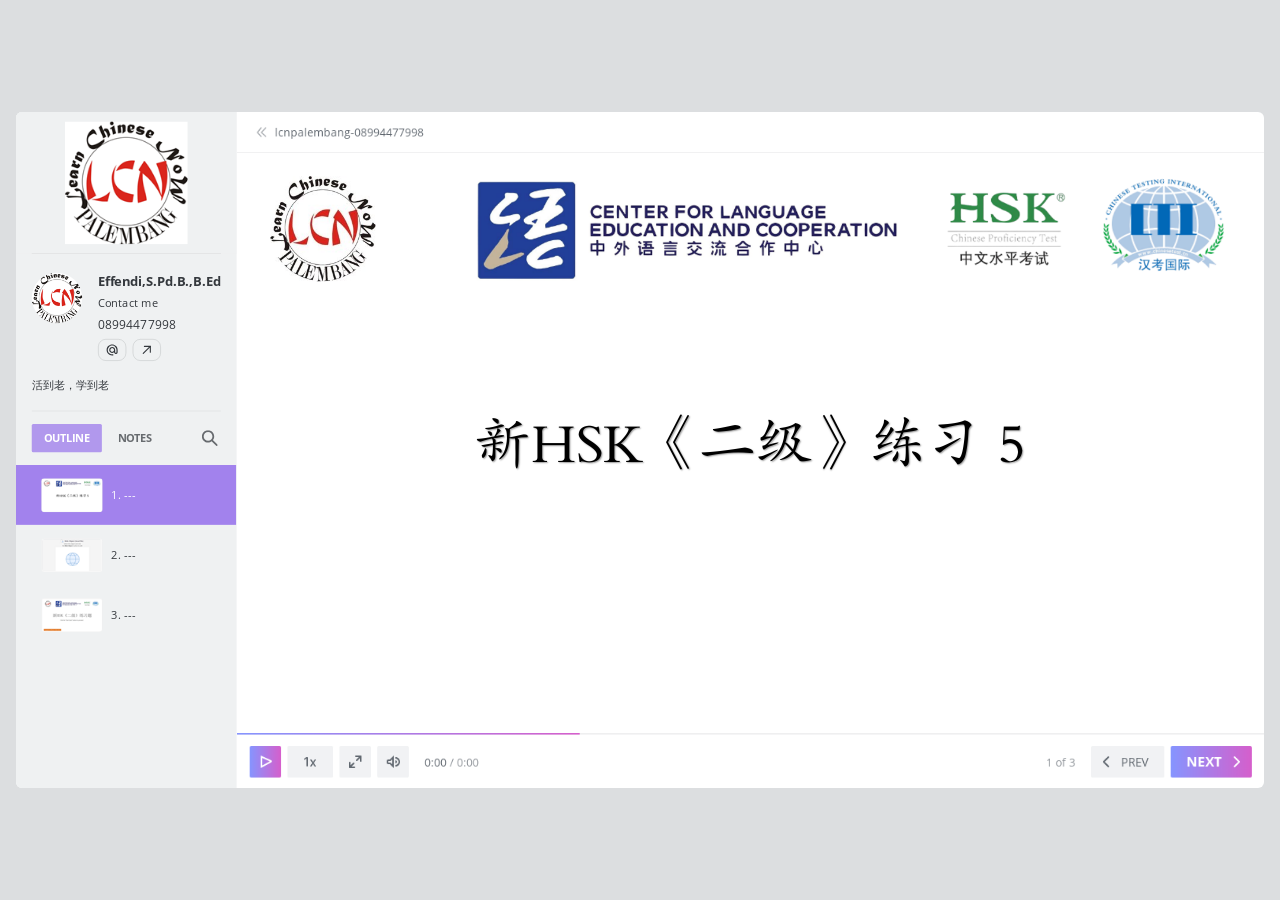
<file: index.html>
<!DOCTYPE html>
<!-- Created with iSpring --><!-- 1576 864 --><!--version 11.7.0.5 --><!--type html --><!--mainFolder ./ -->
<html style=background-color:#dcdee0;>
<head>
    <meta http-equiv="Content-Type" content="text/html;charset=utf-8"/><meta name="viewport" content="width=device-width,initial-scale=1,minimum-scale=1,maximum-scale=1,user-scalable=no"/><meta name="format-detection" content="telephone=no"/><meta name="apple-mobile-web-app-capable" content="yes"/><meta name="apple-mobile-web-app-status-bar-style" content="black"/><meta http-equiv="X-UA-Compatible" content="IE=edge"/><meta name="msapplication-tap-highlight" content="no"/><title>NEW HSK2 LESSON 05</title><link rel="apple-touch-icon-precomposed" href="data/apple-touch-icon.png"/><link rel="shortcut icon" type="image/ico" href="data/favicon.ico"/><style>body {background-color:#dcdee0;}#spr0_6dd7a1 {display:none;}</style>
    
    
    <style>
		#playerView {
			position:absolute;
			-webkit-tap-highlight-color:rgba(0,0,0,0);
			-webkit-user-select:none;
			-moz-user-select:none;
			-webkit-touch-callout:none;
			-webkit-user-drag:none;
		}
		#playerView * {
			position:absolute;
		}
		#preloader {
			width: 50px;
			height: 50px;
			position: absolute;
			top: 0;
			left: 0;
			bottom: 0;
			right: 0;
			margin: auto;
			border-radius: 10px;
			background-color: rgba(0, 0, 0, 0.5);
		}

		#preloader::after {
			content: '';
			position: absolute;
			background: url([data-uri]);
			background-size: cover;
			top: 0;
			left: 0;
			bottom: 0;
			right: 0;
			animation: preloader_spin 1s infinite linear;
			-webkit-animation: preloader_spin 1s infinite linear;
		}

		@keyframes preloader_spin { 0% {transform: rotate(0deg);} 100% {transform: rotate(360deg);} }
		@-webkit-keyframes preloader_spin { 0% {-webkit-transform: rotate(0deg);} 100% {-webkit-transform: rotate(360deg);}}
    </style>
</head>
<body>
	<div id="preloader"></div>
	<script src="data/browsersupport.js?9ECCA66B"></script>
	<script src="data/player.js?9ECCA66B"></script>
    <div id="content"></div>
    <div id="spr0_6dd7a1"></div>
    <script>
		document.addEventListener("DOMContentLoaded", () => (function(startup){
			function start(savedPresentationState)
			{
				var presInfo = "eNrVWktv28gd/yqEitwshaSol3to+VJMmBa1Im0nmwQCJY6saShS4UNer2EgRS9Fu+eee9qeCuyhl+7203R3u731K/Q/M6REinrYaVqgSWxJM7/5v19D5b6Ga6e1e7HZ4TVFbtWlpq7UJb7L17tqt1tXe12J5yVJbrWaD7WTWgLggX7NndnnImfqtm0NOL4FG1Oy40+DpeujxcQNbup8t9eTpE6n1+vC/m3tVBC7/EltXjvtiPA6Bfw0jJC9jMYdoddtNQWALVe1U5EX2ie1lMiF4zjFCRoLQqPT4MetnxNI7fT1fS2AXX02Q4GHT+zG0GsojROloXsA+BVsqWGQuNOEWyBYmMDCP/7y3Y+//eafH379r7999eOfv2bvmVy1eZIsT988f/N8gpOGf/fmeVEPwKAt1X55s3Cx35iGCyZOrazqsHZ6T63quYn75vlyHiah0FhSUsCuJ1Ej9KSHk5pKoH4Z74c3RbjQalM8vD48TlziifHEd4N3tYeHt/uZFHl0dvCIH8uEWoi65L72jvyCj0mUopOau/[base64]/mi0mhnnS6NNWlJgjkrZUAdfiTjXZfkIr5h2+gyn//4Xc/fPvVT9/+6fsPv//pu9/88Nc/ci1W9Xia9qAQed/geYGelxodqdeRWlDspVZH7IioLgikCuHMfK/fZiZm1vCywzz7I2WnWelgDsH0HRiBkojn7hLF2ZLN6F2xl7vs5R17nbGX25CBtyzf5UVBU3r1ri7wdakv8nVodXK90xTlpqT25VZT2WF5caflxf2WF59o+f83w95TW9yGY2HMg5rpWvnbUHjz/Nyy5XPZkTlFVmBOaMyThU+aR0i1rMwEs7VVvFJtjYnn3sPB90pmYWasaI2nKV6jFO5ZpiZ5Fs4Kn0gWvk/[base64]/c/PXVwRRSqKwje67abYFTZyiBlTt7zplTaLwQAkWxlDG92EiLs0KjxbW+p3egI0voL2Lb7X2TAuI7xtxBb39hZ3zkYLPAl9ryJG+5OLsQlKIEpH40kYeSgauR5OoV6QMTj0wyimNTyGVqK403c3UZgGHlmimyD7z/[base64]/dquvquX9t2sZXoxkzdAHzgEx1n7NZRG6/[base64]/fate4RjD+XyKoQhVZRpt7uCwOAD18uXsYg+rVppQ0kXkEIre0E1jVASSxQlE0shNUJXMMEKr6uoI3eLAK9GmVhikiwmK4iKUrluBf1elQtSPigtXoZ8ukMpMvs8OM9juuwvs321Nlgsc4PgdDtQ0TsIF/pKaWM+dkIkaMrOs/TnHN3MffpIrjG6RpwNrjNYKLFI/wT5aobU0AdVwCxYjN5rO109O5oAJXJy7kl40vQ1LoqmcmGiWFHUnLbX4eRAmKN7p0JJzSCyhyAhm4c6NK2AcrpXfNmWCE38j14Q6KGZ33OxDLmdGYBqmUYwccuyqSKuowh5ekH4xJv6vCQ2BJKlBeA6Vsayqum0biqmP5ZEhj01Z0c2xIqvnY8caK/[base64]/mvFihZlvWwBlZJkvHsWpaNthelYfUyYeg+ksDDHdpQtqDy3TCTv8CJ9ws9X0unsIYH+w6Vj7RPwwmCUy/xISXHdvWpQO2Jgrl73aASFoTZ5GXHdsjfWjKrwAwQuR+tQvCEoXmiD4C5LMscyrJQdfzzCjTuLJMCMd8kbibzg0Z9HI0oqFK6Ro21AIHoBdDU4dMAPCrMOXm7gqRfrKCpk97CAQyjrJWQjbI2IeDNKOpWRcyZBNUBWdkqMSbJL/DKLo7oafdNJmHEVCNOQ/HdOCgpEl6kf3izEeqWTLHgAwXLg4aGYeRfA2tAgLVMm2oYlq+QiIh8Dgtcgm1neCRbFNT6pEbo2gvZCybZo7iZN/[base64]/y7rU8RGtG3CyopOp0yyuLGLmq1DOxk4hmzui3F2GLSnn27wCkZnelXL6JHcpdUSeo7OalxWu0i0LxHyMhw4SddIHHx2aXw+7stQ8LVdhnfvuCBMONdbucGUDG5Tcvfg7mDPwx7dI76l4pBvDjg3yTIwqwpAUn/5rLGTbSmt97ndTRK0WCbHOBAzZVLuZ0aicj+nxyhyiI2twugygiHt05gzxnB1YfXmkUZdC/Bkwx7l9Si9n2Dij2OYTXSqZZryEMqhYpB0tuHeAtkfx9s4HUo+rZfkv7xUNl9CJ9KKJBZhPrxsUAML5OnTohFymwmSXta2oNe6YhsO6b7XaBLjJKNFg+/xhY3G3rGKdiS7N9ua3pcvTYeuUB2ihZtZAuQmHTiTn9WgsoDXYep7NDZ9/I7WIdAfmnS1H84iuIyRVd+Nc2+ycvcLxmwdIo83RCFCjpnD1uWRega2GKh0KFRJ1PilPfAjUdh07PXoCA5duMl0DvV0Rp/[base64]/Xr6NS1ZYyOhGboeGOPvH75mMHYByjIDwpV9LgTril6IHh7+DXg+gFI=";
				PresentationPlayer.start(presInfo, "content", "playerView", onPlayerInit, savedPresentationState);
				function onPlayerInit(player)
				{
					(function(player){
	(function(player)
{
	function findConnector(win)
	{
		var retries = 0;
		while (!win.ispringPresentationConnector && win.parent && win.parent != win)
		{
			++retries;
			if (retries > 7)
			{
				return null;
			}

			win = win.parent;
		}
		return win.ispringPresentationConnector;
	}

	function getConnector()
	{
		var api = findConnector(window);
		if (!api && window.opener && (typeof(window.opener) != "undefined"))
		{
			api = findConnector(window.opener);
		}
		return api;
	}

	try
	{
		var connector = getConnector();
		if (connector)
		{
			connector.register(player);
		}
	}
	catch (e) {}
})(player);

})(player);

					var preloader = document.getElementById("preloader");
					preloader.parentNode.removeChild(preloader);
				}
			}

			if (startup)
				startup(start);
			else
				start();
		})());
    </script>
</body>
</html>
</file>
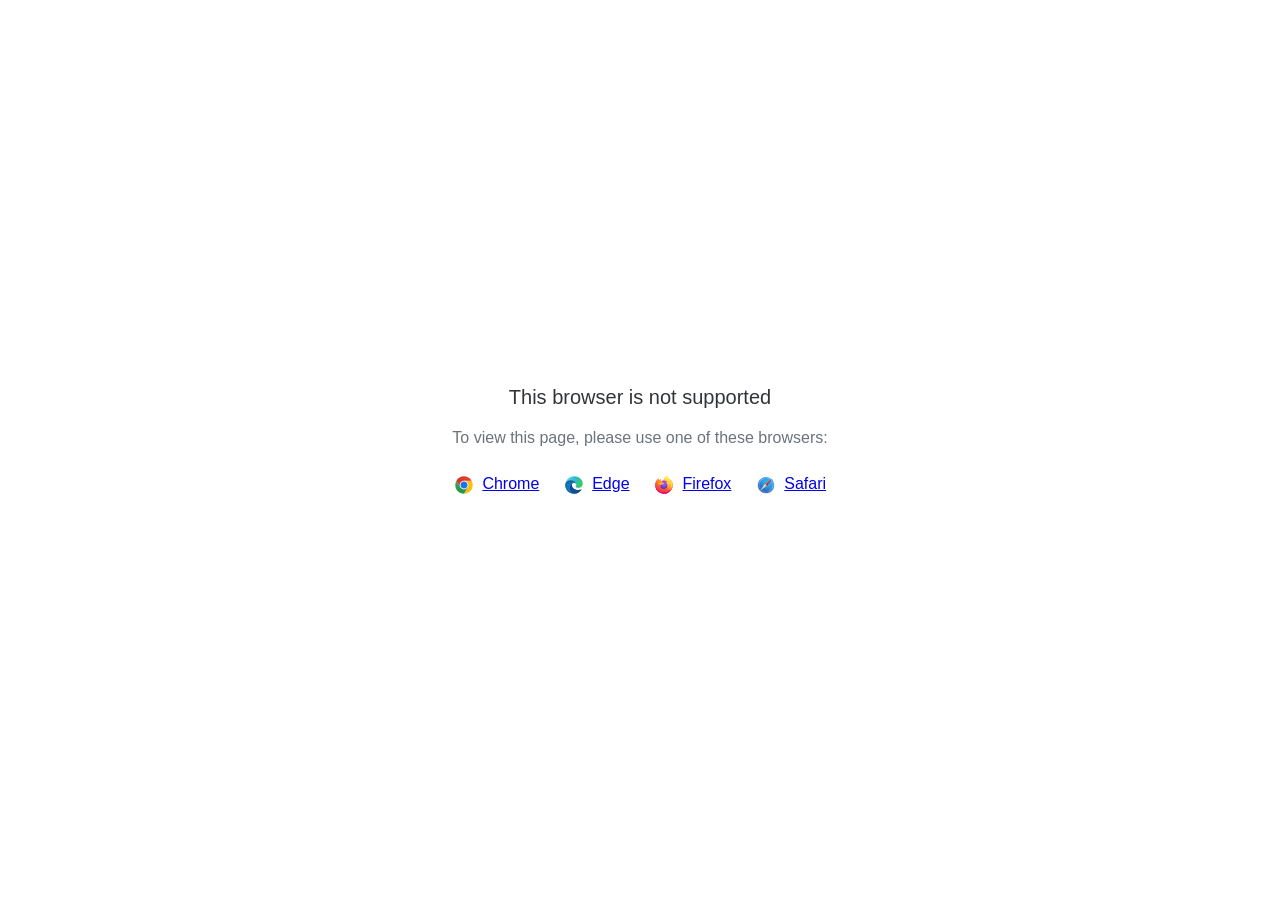
<file: data/html5-unsupported.html>
<html>
<head>
    <meta http-equiv="Content-Type" content="text/html;charset=utf-8"/>
    <meta name="viewport" content="width=device-width,initial-scale=1,maximum-scale=1">
    <meta name="format-detection" content="telephone=no">
    <meta name="apple-mobile-web-app-capable" content="yes">
    <meta name="apple-mobile-web-app-status-bar-style" content="black">
    <meta http-equiv="X-UA-Compatible" content="IE=edge">
    <meta name="msapplication-tap-highlight" content="no" />
    <title>Page Not Available</title>
    <style>
        body {
            background: #fff;
        }

        .banner {
            position: absolute;
            top: 50%;
            left: 50%;
            margin-left: -235px;
            margin-top: -67px;
            width: 470px;
            text-align: center;
            font-family: Roboto, Arial, Helvetica, sans-serif;
        }

        .title {
            margin-bottom: 16px;
            font-size: 20px;
            font-weight: 500;
            color: #323537;
            line-height: 28px;
        }

        .text {
            margin-bottom: 26px;
            font-size: 16px;
            color: #6C737B;
            line-height: 22px;
        }

        .browsers svg, .browsers a {
            display: inline-block;
            vertical-align: top;
        }

        .browsers a {
            font-size: 16px;
            margin-right: 20px;
            margin-left: 4px;
        }

        .browsers :last-child {
            margin-right: 0;
        }
    </style>
</head>
<body>
    <div class="banner">
        <div class="title">This browser is not supported</div>
        <div class="text">To view this page, please use one of these browsers:</div>
        <div class="browsers">
            <svg width="20" height="20" viewBox="0 0 20 20" fill="none" xmlns="http://www.w3.org/2000/svg">
                <path d="M10.0001 10.0001L13.789 12.1875L10.0001 18.7501C14.8326 18.7501 18.7501 14.8326 18.7501 10.0001C18.7501 8.40581 18.3216 6.91244 17.5766 5.625H10L10.0001 10.0001Z" fill="#FBBF12"/>
                <path d="M9.99999 1.25C6.76136 1.25 3.93585 3.01077 2.42285 5.6261L6.21103 12.1876L9.99999 10.0001V5.62507H17.5766C16.0634 3.01039 13.2382 1.25 9.99999 1.25Z" fill="url(#paint0_linear_579_2699)"/>
                <path d="M1.25005 10C1.25005 14.8325 5.16742 18.75 10 18.75L13.789 12.1875L10 10L6.21109 12.1875L2.42291 5.62598C1.67833 6.91306 1.25 8.40588 1.25 9.99988" fill="url(#paint1_linear_579_2699)"/>
                <path d="M14.3751 10.0001C14.3751 12.4163 12.4163 14.3751 10.0001 14.3751C7.58381 14.3751 5.625 12.4163 5.625 10.0001C5.625 7.58381 7.58381 5.625 10.0001 5.625C12.4163 5.625 14.3751 7.58381 14.3751 10.0001Z" fill="white"/>
                <path d="M13.5548 10.0001C13.5548 11.9633 11.9633 13.5548 10.0001 13.5548C8.03686 13.5548 6.44531 11.9633 6.44531 10.0001C6.44531 8.03686 8.03686 6.44531 10.0001 6.44531C11.9633 6.44531 13.5548 8.03686 13.5548 10.0001Z" fill="#1A73E8"/>
                <defs>
                    <linearGradient id="paint0_linear_579_2699" x1="5.04786" y1="6.71874" x2="12.965" y2="6.71874" gradientUnits="userSpaceOnUse">
                        <stop stop-color="#DB3328"/>
                        <stop offset="1" stop-color="#E53D30"/>
                    </linearGradient>
                    <linearGradient id="paint1_linear_579_2699" x1="4.58454" y1="7.18406" x2="7.82938" y2="12.8043" gradientUnits="userSpaceOnUse">
                        <stop stop-color="#32A651"/>
                        <stop offset="1" stop-color="#279847"/>
                    </linearGradient>
                </defs>
            </svg>
            <a href="https://www.google.com/chrome">Chrome</a>
            <svg width="20" height="20" viewBox="0 0 20 20" fill="none" xmlns="http://www.w3.org/2000/svg">
                <path d="M12.2449 9.92045C12.2449 8.25 10.5088 5.36648 6.59777 5.36648C2.68671 5.36648 1.25 8.62784 1.25 10.0199C1.25 5.0483 5.30074 1.25 10.1097 1.25C14.9188 1.25 18.75 4.84943 18.75 8.50852C18.75 11.7699 16.2956 12.9034 14.3002 12.9034C12.9832 12.9034 11.4866 12.4659 11.4866 11.7699C11.4866 11.233 12.2449 11.233 12.2449 9.92045Z" fill="url(#paint0_linear_579_2709)"/>
                <path d="M6.59777 5.36646C10.5088 5.36646 12.2449 8.24998 12.2449 9.92043C12.2449 9.93342 12.2448 9.94627 12.2446 9.95901C12.2249 8.84657 11.4738 7.79259 9.99002 7.79259C8.11431 7.79259 5.5801 10.338 5.91933 13.5C6.19087 16.031 8.33381 19.4261 12.9832 18.2329C12.9832 18.2329 12.1052 18.75 9.6508 18.75C5.30074 18.75 1.25 14.7727 1.25 10.2187C1.25 10.0981 1.25184 9.97975 1.25555 9.8637C1.35584 8.39889 2.82648 5.36646 6.59777 5.36646Z" fill="url(#paint1_linear_579_2709)"/>
                <path d="M6.59777 5.36646C10.5088 5.36646 12.2449 8.24998 12.2449 9.92043C12.2449 9.93342 12.2448 9.94627 12.2446 9.95901C12.2249 8.84657 11.4738 7.79259 9.99002 7.79259C8.11431 7.79259 5.5801 10.338 5.91933 13.5C6.19087 16.031 8.33381 19.4261 12.9832 18.2329C12.9832 18.2329 12.1052 18.75 9.6508 18.75C5.30074 18.75 1.25 14.7727 1.25 10.2187C1.25 10.0981 1.25184 9.97975 1.25555 9.8637C1.35584 8.39889 2.82648 5.36646 6.59777 5.36646Z" fill="url(#paint2_radial_579_2709)"/>
                <path d="M12.4415 18.4371C14.9324 17.7576 16.712 15.6377 17.0338 15.2101C17.393 14.7328 17.4928 14.4345 17.393 14.3351C17.2932 14.2357 17.1536 14.2555 16.7944 14.4345C16.4352 14.6135 14.32 15.4885 11.9056 14.7527C9.49107 14.0169 7.83486 12.1078 7.83486 9.99987C7.83486 8.36919 9.23166 7.79248 9.98993 7.79248C8.11422 7.79248 5.58001 10.3379 5.91923 13.4999C6.19077 16.0309 8.33371 19.426 12.9831 18.2328C12.9831 18.2328 12.821 18.3283 12.4415 18.4371Z" fill="#0E458A"/>
                <path d="M12.4415 18.4371C14.9324 17.7576 16.712 15.6377 17.0338 15.2101C17.393 14.7328 17.4928 14.4345 17.393 14.3351C17.2932 14.2357 17.1536 14.2555 16.7944 14.4345C16.4352 14.6135 14.32 15.4885 11.9056 14.7527C9.49107 14.0169 7.83486 12.1078 7.83486 9.99987C7.83486 8.36919 9.23166 7.79248 9.98993 7.79248C8.11422 7.79248 5.58001 10.3379 5.91923 13.4999C6.19077 16.0309 8.33371 19.426 12.9831 18.2328C12.9831 18.2328 12.821 18.3283 12.4415 18.4371Z" fill="url(#paint3_radial_579_2709)"/>
                <defs>
                    <linearGradient id="paint0_linear_579_2709" x1="17.7323" y1="11.5909" x2="0.61762" y2="7.54779" gradientUnits="userSpaceOnUse">
                        <stop stop-color="#3BCC50"/>
                        <stop offset="0.489583" stop-color="#2ABAD6"/>
                        <stop offset="1" stop-color="#7DCFE7"/>
                    </linearGradient>
                    <linearGradient id="paint1_linear_579_2709" x1="7.11659" y1="5.36646" x2="7.11659" y2="18.75" gradientUnits="userSpaceOnUse">
                        <stop stop-color="#035989"/>
                        <stop offset="0.265625" stop-color="#1175B6"/>
                        <stop offset="1" stop-color="#0470CF"/>
                    </linearGradient>
                    <radialGradient id="paint2_radial_579_2709" cx="0" cy="0" r="1" gradientUnits="userSpaceOnUse" gradientTransform="translate(6.83723 11.8693) rotate(59.2143) scale(5.92595 5.93561)">
                        <stop stop-color="#1284D8"/>
                        <stop offset="0.813899" stop-color="#1170B2" stop-opacity="0.767762"/>
                        <stop offset="1" stop-color="#0E649B" stop-opacity="0.65"/>
                    </radialGradient>
                    <radialGradient id="paint3_radial_579_2709" cx="0" cy="0" r="1" gradientUnits="userSpaceOnUse" gradientTransform="translate(11.6661 13.4999) rotate(77.9982) scale(4.79806 5.18015)">
                        <stop stop-color="#104890"/>
                        <stop offset="0.69943" stop-color="#12529E" stop-opacity="0.70624"/>
                        <stop offset="1" stop-color="#0E4584" stop-opacity="0.58"/>
                    </radialGradient>
                </defs>
            </svg>
            <a href="https://www.microsoft.com/edge">Edge</a>
            <svg width="20" height="20" viewBox="0 0 20 20" fill="none" xmlns="http://www.w3.org/2000/svg">
                <path d="M18.1191 6.70405C17.7385 5.78587 16.967 4.79462 16.3615 4.4815C16.8544 5.4501 17.1395 6.42162 17.2485 7.14652C17.2485 7.14652 17.2485 7.15163 17.2503 7.16113C16.2598 4.6861 14.5798 3.68791 13.2079 1.51504C13.1383 1.40543 13.069 1.29582 13.0012 1.17854C12.963 1.1124 12.932 1.05248 12.905 0.995851C12.8481 0.885984 12.8042 0.76987 12.7741 0.649844C12.7743 0.644144 12.7725 0.638558 12.7688 0.63417C12.7652 0.629782 12.7601 0.626904 12.7544 0.626094C12.749 0.624635 12.7434 0.624635 12.738 0.626094C12.7366 0.626756 12.7352 0.627617 12.734 0.628652C12.7318 0.628652 12.7296 0.63121 12.7274 0.63194L12.7311 0.627191C10.5302 1.91914 9.78353 4.30904 9.71499 5.5049C8.83549 5.56518 7.99455 5.88974 7.30189 6.43623C7.22949 6.37488 7.15379 6.31755 7.07512 6.26451C6.87551 5.56419 6.86708 4.82302 7.0507 4.11832C6.15057 4.52936 5.45059 5.17789 4.94165 5.75189H4.93764C4.5902 5.31089 4.61463 3.85634 4.63432 3.55272C4.63031 3.53372 4.37547 3.68535 4.34266 3.70837C4.03608 3.92756 3.7495 4.17357 3.48628 4.4435C3.18675 4.74784 2.9131 5.07672 2.66818 5.42671C2.1047 6.22702 1.70509 7.13132 1.49244 8.08735C1.48843 8.10635 1.48478 8.12608 1.48077 8.14544C1.46437 8.22254 1.40494 8.60946 1.39437 8.6935V8.71286C1.3169 9.11266 1.26865 9.5176 1.25 9.92444V9.96938C1.25 14.8186 5.17279 18.75 10.0114 18.75C14.345 18.75 17.943 15.5968 18.6477 11.455C18.6623 11.3428 18.6743 11.2295 18.6875 11.1163C18.8617 9.61022 18.6681 8.02743 18.1191 6.70405ZM8.02046 13.5774C8.06129 13.5968 8.09994 13.6183 8.14186 13.6373L8.14769 13.641C8.10577 13.6205 8.06311 13.5993 8.02082 13.5774H8.02046ZM17.251 7.16515V7.15675V7.16625V7.16515Z" fill="url(#paint0_linear_579_2717)"/>
                <path d="M18.119 6.704C17.7384 5.78582 16.9669 4.79457 16.3614 4.48145C16.8543 5.45005 17.1394 6.42157 17.2484 7.14647V7.16437C18.0752 9.41067 17.6246 11.695 16.9757 13.0907C15.9716 15.25 13.541 17.4635 9.73602 17.3557C5.62839 17.2388 2.0071 14.1802 1.33082 10.1776C1.20759 9.54586 1.33082 9.22543 1.39279 8.71281C1.31733 9.10778 1.28853 9.22214 1.25098 9.92439V9.96933C1.25098 14.8185 5.17377 18.7499 10.0124 18.7499C14.346 18.7499 17.944 15.5968 18.6487 11.4549C18.6633 11.3428 18.6753 11.2295 18.6884 11.1162C18.8616 9.61017 18.668 8.02738 18.119 6.704Z" fill="url(#paint1_radial_579_2717)"/>
                <path d="M18.119 6.704C17.7384 5.78582 16.9669 4.79457 16.3614 4.48145C16.8543 5.45005 17.1394 6.42157 17.2484 7.14647V7.16437C18.0752 9.41067 17.6246 11.695 16.9757 13.0907C15.9716 15.25 13.541 17.4635 9.73602 17.3557C5.62839 17.2388 2.0071 14.1802 1.33082 10.1776C1.20759 9.54586 1.33082 9.22543 1.39279 8.71281C1.31733 9.10778 1.28853 9.22214 1.25098 9.92439V9.96933C1.25098 14.8185 5.17377 18.7499 10.0124 18.7499C14.346 18.7499 17.944 15.5968 18.6487 11.4549C18.6633 11.3428 18.6753 11.2295 18.6884 11.1162C18.8616 9.61017 18.668 8.02738 18.119 6.704Z" fill="url(#paint2_radial_579_2717)"/>
                <path d="M13.8612 7.73587C13.8806 7.74939 13.8977 7.7629 13.9159 7.77642C13.696 7.38513 13.4221 7.02694 13.1022 6.71246C10.3788 3.98314 12.3884 0.794172 12.7271 0.631947L12.7307 0.627197C10.5298 1.91915 9.78314 4.30905 9.7146 5.50491C9.81668 5.49797 9.9184 5.4892 10.0223 5.4892C11.6647 5.4892 13.0953 6.39459 13.8612 7.73587Z" fill="url(#paint3_radial_579_2717)"/>
                <path d="M10.028 8.28118C10.0138 8.5004 9.24382 9.25307 8.97441 9.25307C6.48292 9.25307 6.07861 10.7635 6.07861 10.7635C6.18798 12.0357 7.07244 13.0833 8.14245 13.6375C8.19131 13.6627 8.24052 13.6854 8.28828 13.708C8.37396 13.7446 8.46 13.7811 8.54567 13.8136C8.91262 13.9433 9.29689 14.0172 9.68568 14.0329C14.0525 14.2382 14.8991 8.80001 11.7473 7.22087C12.5541 7.08021 13.3919 7.40575 13.8597 7.73495C13.0941 6.39367 11.6631 5.48828 10.0207 5.48828C9.91682 5.48828 9.81511 5.49705 9.71303 5.50399C8.83417 5.56502 7.99404 5.88994 7.30212 6.43642C7.43591 6.55005 7.58685 6.70131 7.90439 7.0148C8.5001 7.60378 10.0247 8.20993 10.028 8.28118Z" fill="url(#paint4_radial_579_2717)"/>
                <path d="M10.028 8.28118C10.0138 8.5004 9.24382 9.25307 8.97441 9.25307C6.48292 9.25307 6.07861 10.7635 6.07861 10.7635C6.18798 12.0357 7.07244 13.0833 8.14245 13.6375C8.19131 13.6627 8.24052 13.6854 8.28828 13.708C8.37396 13.7446 8.46 13.7811 8.54567 13.8136C8.91262 13.9433 9.29689 14.0172 9.68568 14.0329C14.0525 14.2382 14.8991 8.80001 11.7473 7.22087C12.5541 7.08021 13.3919 7.40575 13.8597 7.73495C13.0941 6.39367 11.6631 5.48828 10.0207 5.48828C9.91682 5.48828 9.81511 5.49705 9.71303 5.50399C8.83417 5.56502 7.99404 5.88994 7.30212 6.43642C7.43591 6.55005 7.58685 6.70131 7.90439 7.0148C8.5001 7.60378 10.0247 8.20993 10.028 8.28118Z" fill="url(#paint5_radial_579_2717)"/>
                <path d="M6.89479 6.14439C6.96588 6.19043 7.02421 6.22916 7.07708 6.2646C6.87746 5.56428 6.86903 4.82311 7.05265 4.11841C6.15252 4.52945 5.45255 5.17799 4.9436 5.75198C4.9848 5.75089 6.2557 5.72787 6.89479 6.14439Z" fill="url(#paint6_radial_579_2717)"/>
                <path d="M1.33119 10.1776C2.00747 14.1802 5.62876 17.2388 9.7393 17.3557C13.5443 17.4635 15.9735 15.25 16.979 13.0907C17.6279 11.6946 18.0785 9.41068 17.2517 7.16437V7.14756C17.2517 7.14976 17.2517 7.15268 17.2535 7.16218C17.5641 9.1962 16.532 11.1667 14.9184 12.4992C14.9167 12.5029 14.9152 12.5067 14.9137 12.5105C11.7692 15.0765 8.76042 14.0586 8.15123 13.6431C8.10893 13.6227 8.06628 13.6015 8.02399 13.5796C6.19056 12.7027 5.43334 11.0274 5.59558 9.5919C4.04797 9.5919 3.52007 8.28314 3.52007 8.28314C3.52007 8.28314 4.90982 7.29006 6.74143 8.1538C8.43778 8.95396 10.031 8.2835 10.031 8.28314C10.0277 8.21189 8.50304 7.60391 7.90842 7.01676C7.59088 6.70327 7.43995 6.55201 7.30615 6.43838C7.23375 6.37702 7.15805 6.3197 7.07939 6.26665C7.02725 6.23012 6.97001 6.19358 6.8971 6.14645C6.25801 5.72992 4.98711 5.75294 4.94518 5.75404H4.94117C4.59374 5.31303 4.61816 3.85849 4.63785 3.55487C4.63384 3.53587 4.379 3.68749 4.34619 3.71051C4.03961 3.92971 3.75303 4.17571 3.48981 4.44564C3.19028 4.74999 2.91663 5.07887 2.67171 5.42886C2.10823 6.22916 1.70862 7.13347 1.49597 8.08949C1.48904 8.1063 1.17734 9.47023 1.33119 10.1776Z" fill="url(#paint7_radial_579_2717)"/>
                <path d="M13.1024 6.71246C13.4222 7.02693 13.6962 7.38513 13.9161 7.77642C13.9616 7.81071 14.0055 7.8473 14.0473 7.88603C16.0335 9.71873 14.9945 12.3132 14.9154 12.4996C16.529 11.1671 17.5611 9.19662 17.2505 7.16259C16.2599 4.6861 14.58 3.68791 13.2081 1.51504C13.1385 1.40543 13.0692 1.29582 13.0014 1.17854C12.9631 1.1124 12.9321 1.05248 12.9051 0.995851C12.8483 0.885984 12.8044 0.76987 12.7742 0.649844C12.7745 0.644144 12.7726 0.638559 12.769 0.63417C12.7653 0.629782 12.7602 0.626904 12.7546 0.626094C12.7492 0.624635 12.7435 0.624635 12.7382 0.626094C12.7367 0.626756 12.7354 0.627617 12.7341 0.628652C12.732 0.628652 12.7298 0.63121 12.7276 0.63194C12.3885 0.794165 10.379 3.98313 13.1024 6.71246Z" fill="url(#paint8_radial_579_2717)"/>
                <path d="M14.0464 7.88413C14.0046 7.8454 13.9608 7.80882 13.9152 7.77452C13.8973 7.761 13.8787 7.74748 13.8605 7.73396C13.3928 7.40513 12.555 7.07922 11.7482 7.21989C14.8995 8.79902 14.0534 14.2372 9.68654 14.0319C9.29775 14.0163 8.91348 13.9424 8.54653 13.8126C8.46085 13.7805 8.37481 13.7451 8.28914 13.7071C8.23956 13.6844 8.19034 13.6618 8.14331 13.6365L8.14914 13.6402C8.75834 14.0567 11.7671 15.0746 14.9116 12.5075C14.9116 12.5075 14.9134 12.5028 14.9163 12.4962C14.9943 12.3132 16.0334 9.71866 14.0464 7.88413Z" fill="url(#paint9_radial_579_2717)"/>
                <path d="M6.07833 10.7635C6.07833 10.7635 6.48264 9.25306 8.97412 9.25306C9.24354 9.25306 10.0135 8.49966 10.0277 8.28117C10.0419 8.06268 8.43455 8.95199 6.7382 8.15183C4.90659 7.28809 3.51685 8.28117 3.51685 8.28117C3.51685 8.28117 4.04475 9.58993 5.59235 9.58993C5.43012 11.0255 6.18733 12.6992 8.02076 13.5776C8.06159 13.597 8.10024 13.6185 8.14217 13.6375C7.07215 13.0843 6.18879 12.0357 6.07833 10.7635Z" fill="url(#paint10_radial_579_2717)"/>
                <path d="M18.1191 6.70405C17.7385 5.78587 16.967 4.79462 16.3615 4.4815C16.8544 5.4501 17.1395 6.42162 17.2485 7.14652C17.2485 7.14652 17.2485 7.15163 17.2503 7.16113C16.2598 4.6861 14.5798 3.68791 13.2079 1.51504C13.1383 1.40543 13.069 1.29582 13.0012 1.17854C12.963 1.1124 12.932 1.05248 12.905 0.995851C12.8481 0.885984 12.8042 0.76987 12.7741 0.649844C12.7743 0.644144 12.7725 0.638558 12.7688 0.63417C12.7652 0.629782 12.7601 0.626904 12.7544 0.626094C12.749 0.624635 12.7434 0.624635 12.738 0.626094C12.7366 0.626756 12.7352 0.627617 12.734 0.628652C12.7318 0.628652 12.7296 0.63121 12.7274 0.63194L12.7311 0.627191C10.5302 1.91914 9.78353 4.30904 9.71499 5.5049C9.81707 5.49796 9.91878 5.48919 10.0227 5.48919C11.6651 5.48919 13.0957 6.39458 13.8616 7.73586C13.3939 7.40703 12.5561 7.08111 11.7493 7.22178C14.9007 8.80092 14.0545 14.2391 9.68764 14.0338C9.29885 14.0182 8.91458 13.9443 8.54763 13.8145C8.46196 13.7824 8.37592 13.747 8.29024 13.709C8.24066 13.6863 8.19144 13.6636 8.14441 13.6384L8.15025 13.6421C8.10796 13.6216 8.0653 13.6004 8.02301 13.5785C8.06384 13.5979 8.10249 13.6194 8.14441 13.6384C7.07221 13.0842 6.18885 12.0356 6.07839 10.7633C6.07839 10.7633 6.4827 9.25288 8.97418 9.25288C9.2436 9.25288 10.0136 8.49949 10.0278 8.28099C10.0245 8.20975 8.49987 7.60177 7.90525 7.01462C7.58771 6.70113 7.43678 6.54986 7.30298 6.43623C7.23058 6.37488 7.15488 6.31755 7.07622 6.26451C6.87661 5.56419 6.86817 4.82302 7.05179 4.11832C6.15166 4.52936 5.45169 5.17789 4.94275 5.75189H4.93874C4.5913 5.31089 4.61572 3.85634 4.63541 3.55272C4.6314 3.53372 4.37657 3.68535 4.34375 3.70837C4.03717 3.92756 3.75059 4.17357 3.48738 4.4435C3.18785 4.74784 2.9142 5.07672 2.66928 5.42671C2.1058 6.22702 1.70618 7.13132 1.49353 8.08735C1.48952 8.10635 1.48588 8.12608 1.48187 8.14544C1.46546 8.22254 1.39109 8.61494 1.38088 8.69898C1.38088 8.70556 1.38088 8.69277 1.38088 8.69898C1.31262 9.10444 1.26891 9.51368 1.25 9.92444V9.96938C1.25 14.8186 5.17279 18.75 10.0114 18.75C14.345 18.75 17.943 15.5968 18.6477 11.455C18.6623 11.3428 18.6743 11.2295 18.6875 11.1163C18.8617 9.61022 18.6681 8.02743 18.1191 6.70405ZM17.25 7.15492V7.16442V7.15492Z" fill="url(#paint11_linear_579_2717)"/>
                <defs>
                    <linearGradient id="paint0_linear_579_2717" x1="16.9594" y1="3.43288" x2="2.3837" y2="17.4648" gradientUnits="userSpaceOnUse">
                        <stop offset="0.05" stop-color="#FFF44F"/>
                        <stop offset="0.11" stop-color="#FFE847"/>
                        <stop offset="0.22" stop-color="#FFC830"/>
                        <stop offset="0.37" stop-color="#FF980E"/>
                        <stop offset="0.4" stop-color="#FF8B16"/>
                        <stop offset="0.46" stop-color="#FF672A"/>
                        <stop offset="0.53" stop-color="#FF3647"/>
                        <stop offset="0.7" stop-color="#E31587"/>
                    </linearGradient>
                    <radialGradient id="paint1_radial_579_2717" cx="0" cy="0" r="1" gradientUnits="userSpaceOnUse" gradientTransform="translate(16.287 2.63668) scale(18.2654 18.3055)">
                        <stop offset="0.13" stop-color="#FFBD4F"/>
                        <stop offset="0.19" stop-color="#FFAC31"/>
                        <stop offset="0.25" stop-color="#FF9D17"/>
                        <stop offset="0.28" stop-color="#FF980E"/>
                        <stop offset="0.4" stop-color="#FF563B"/>
                        <stop offset="0.47" stop-color="#FF3750"/>
                        <stop offset="0.71" stop-color="#F5156C"/>
                        <stop offset="0.78" stop-color="#EB0878"/>
                        <stop offset="0.86" stop-color="#E50080"/>
                    </radialGradient>
                    <radialGradient id="paint2_radial_579_2717" cx="0" cy="0" r="1" gradientUnits="userSpaceOnUse" gradientTransform="translate(9.61279 10.1202) scale(18.2654 18.3055)">
                        <stop offset="0.3" stop-color="#960E18"/>
                        <stop offset="0.35" stop-color="#B11927" stop-opacity="0.74"/>
                        <stop offset="0.43" stop-color="#DB293D" stop-opacity="0.34"/>
                        <stop offset="0.5" stop-color="#F5334B" stop-opacity="0.09"/>
                        <stop offset="0.53" stop-color="#FF3750" stop-opacity="0"/>
                    </radialGradient>
                    <radialGradient id="paint3_radial_579_2717" cx="0" cy="0" r="1" gradientUnits="userSpaceOnUse" gradientTransform="translate(11.8153 -1.51753) scale(13.2325 13.2615)">
                        <stop offset="0.13" stop-color="#FFF44F"/>
                        <stop offset="0.25" stop-color="#FFDC3E"/>
                        <stop offset="0.51" stop-color="#FF9D12"/>
                        <stop offset="0.53" stop-color="#FF980E"/>
                    </radialGradient>
                    <radialGradient id="paint4_radial_579_2717" cx="0" cy="0" r="1" gradientUnits="userSpaceOnUse" gradientTransform="translate(7.59304 14.9021) scale(8.69686 8.71594)">
                        <stop offset="0.35" stop-color="#3A8EE6"/>
                        <stop offset="0.47" stop-color="#5C79F0"/>
                        <stop offset="0.67" stop-color="#9059FF"/>
                        <stop offset="1" stop-color="#C139E6"/>
                    </radialGradient>
                    <radialGradient id="paint5_radial_579_2717" cx="0" cy="0" r="1" gradientUnits="userSpaceOnUse" gradientTransform="translate(9.87545 7.94492) rotate(-13.9265) scale(4.60823 5.42407)">
                        <stop offset="0.21" stop-color="#9059FF" stop-opacity="0"/>
                        <stop offset="0.28" stop-color="#8C4FF3" stop-opacity="0.06"/>
                        <stop offset="0.75" stop-color="#7716A8" stop-opacity="0.45"/>
                        <stop offset="0.97" stop-color="#6E008B" stop-opacity="0.6"/>
                    </radialGradient>
                    <radialGradient id="paint6_radial_579_2717" cx="0" cy="0" r="1" gradientUnits="userSpaceOnUse" gradientTransform="translate(9.38226 1.88781) scale(6.25678 6.27051)">
                        <stop stop-color="#FFE226"/>
                        <stop offset="0.12" stop-color="#FFDB27"/>
                        <stop offset="0.3" stop-color="#FFC82A"/>
                        <stop offset="0.5" stop-color="#FFA930"/>
                        <stop offset="0.73" stop-color="#FF7E37"/>
                        <stop offset="0.79" stop-color="#FF7139"/>
                    </radialGradient>
                    <radialGradient id="paint7_radial_579_2717" cx="0" cy="0" r="1" gradientUnits="userSpaceOnUse" gradientTransform="translate(14.3005 -2.08939) scale(26.6943 26.7529)">
                        <stop offset="0.11" stop-color="#FFF44F"/>
                        <stop offset="0.46" stop-color="#FF980E"/>
                        <stop offset="0.62" stop-color="#FF5634"/>
                        <stop offset="0.72" stop-color="#FF3647"/>
                        <stop offset="0.9" stop-color="#E31587"/>
                    </radialGradient>
                    <radialGradient id="paint8_radial_579_2717" cx="0" cy="0" r="1" gradientUnits="userSpaceOnUse" gradientTransform="translate(11.72 0.833589) rotate(84.2447) scale(19.4998 12.7839)">
                        <stop stop-color="#FFF44F"/>
                        <stop offset="0.06" stop-color="#FFE847"/>
                        <stop offset="0.17" stop-color="#FFC830"/>
                        <stop offset="0.3" stop-color="#FF980E"/>
                        <stop offset="0.36" stop-color="#FF8B16"/>
                        <stop offset="0.45" stop-color="#FF672A"/>
                        <stop offset="0.57" stop-color="#FF3647"/>
                        <stop offset="0.74" stop-color="#E31587"/>
                    </radialGradient>
                    <radialGradient id="paint9_radial_579_2717" cx="0" cy="0" r="1" gradientUnits="userSpaceOnUse" gradientTransform="translate(9.23484 4.20996) scale(16.6653 16.7019)">
                        <stop offset="0.14" stop-color="#FFF44F"/>
                        <stop offset="0.48" stop-color="#FF980E"/>
                        <stop offset="0.59" stop-color="#FF5634"/>
                        <stop offset="0.66" stop-color="#FF3647"/>
                        <stop offset="0.9" stop-color="#E31587"/>
                    </radialGradient>
                    <radialGradient id="paint10_radial_579_2717" cx="0" cy="0" r="1" gradientUnits="userSpaceOnUse" gradientTransform="translate(13.6341 5.18793) scale(18.2402 18.2803)">
                        <stop offset="0.09" stop-color="#FFF44F"/>
                        <stop offset="0.23" stop-color="#FFE141"/>
                        <stop offset="0.51" stop-color="#FFAF1E"/>
                        <stop offset="0.63" stop-color="#FF980E"/>
                    </radialGradient>
                    <linearGradient id="paint11_linear_579_2717" x1="16.7844" y1="3.35761" x2="4.38152" y2="15.7337" gradientUnits="userSpaceOnUse">
                        <stop offset="0.17" stop-color="#FFF44F" stop-opacity="0.8"/>
                        <stop offset="0.27" stop-color="#FFF44F" stop-opacity="0.63"/>
                        <stop offset="0.49" stop-color="#FFF44F" stop-opacity="0.22"/>
                        <stop offset="0.6" stop-color="#FFF44F" stop-opacity="0"/>
                    </linearGradient>
                </defs>
            </svg>
            <a href="https://www.mozilla.org/firefox">Firefox</a>
            <svg width="20" height="20" viewBox="0 0 20 20" fill="none" xmlns="http://www.w3.org/2000/svg">
                <path d="M10 18.75C14.8325 18.75 18.75 14.8325 18.75 10C18.75 5.16751 14.8325 1.25 10 1.25C5.16751 1.25 1.25 5.16751 1.25 10C1.25 14.8325 5.16751 18.75 10 18.75Z" fill="url(#paint0_linear_579_2734)"/>
                <path d="M10 18.0938C14.4701 18.0938 18.0938 14.4701 18.0938 10C18.0938 5.52995 14.4701 1.90625 10 1.90625C5.52995 1.90625 1.90625 5.52995 1.90625 10C1.90625 14.4701 5.52995 18.0938 10 18.0938Z" fill="url(#paint1_radial_579_2734)"/>
                <path d="M10.0137 3.87498C9.95897 3.87498 9.91113 3.83399 9.91113 3.7793V2.35057C9.91113 2.29588 9.95897 2.25488 10.0137 2.25488C10.0683 2.25488 10.1162 2.29588 10.1162 2.35057V3.7793C10.1093 3.83399 10.0683 3.87498 10.0137 3.87498Z" fill="#F3F3F3"/>
                <path d="M10.0137 3.88182C9.95214 3.88182 9.9043 3.83397 9.9043 3.77929V2.35058C9.9043 2.29589 9.95214 2.24805 10.0137 2.24805C10.0752 2.24805 10.123 2.29589 10.123 2.35058V3.77929C10.123 3.83397 10.0684 3.88182 10.0137 3.88182ZM10.0137 2.26167C9.96583 2.26167 9.91799 2.30273 9.91799 2.35058V3.77929C9.91799 3.82713 9.95898 3.8682 10.0137 3.8682C10.0615 3.8682 10.1093 3.82713 10.1093 3.77929V2.35058C10.1026 2.30273 10.0615 2.26167 10.0137 2.26167Z" fill="white"/>
                <path d="M10.6972 3.10941C10.6426 3.10257 10.6016 3.06157 10.6016 3.00688L10.6494 2.37108C10.6562 2.31646 10.7041 2.2754 10.7588 2.28224C10.8135 2.28909 10.8545 2.33015 10.8545 2.38484L10.8066 3.02057C10.7998 3.07526 10.7519 3.11626 10.6972 3.10948V3.10941Z" fill="#F3F3F3"/>
                <path d="M10.6973 3.1164C10.6357 3.10955 10.5947 3.06171 10.5947 3.00702L10.6426 2.37123C10.6494 2.31661 10.6973 2.26877 10.7588 2.27554C10.8203 2.28239 10.8613 2.3303 10.8613 2.38492L10.8135 3.02071C10.8066 3.08224 10.7588 3.12324 10.6973 3.1164ZM10.7588 2.28923C10.7109 2.28923 10.663 2.32346 10.663 2.3713L10.6152 3.00709C10.6152 3.05486 10.6494 3.09593 10.7041 3.10271C10.7519 3.10271 10.7998 3.06855 10.7998 3.02071L10.8476 2.38492C10.8476 2.33708 10.8066 2.29608 10.7587 2.28923H10.7588Z" fill="white"/>
                <path d="M11.2099 3.99815C11.1551 3.98447 11.121 3.93662 11.1278 3.88193L11.4081 2.48051C11.4218 2.4259 11.4696 2.39167 11.5243 2.40536C11.579 2.41905 11.6131 2.4669 11.6063 2.52158L11.326 3.923C11.3192 3.97078 11.2645 4.005 11.2098 3.99815H11.2099Z" fill="#F3F3F3"/>
                <path d="M11.2101 4.00462C11.1485 3.99093 11.1144 3.93625 11.1212 3.88156L11.4015 2.48016C11.4152 2.42554 11.4699 2.38447 11.5313 2.39816C11.5928 2.41185 11.6271 2.46654 11.6202 2.52123L11.34 3.92263C11.3263 3.97724 11.2716 4.01147 11.2101 4.00462ZM11.5313 2.41185C11.4835 2.40501 11.4356 2.43231 11.4219 2.48023L11.1418 3.88163C11.1349 3.9294 11.1622 3.97724 11.2169 3.991C11.2647 3.99778 11.3126 3.9704 11.3263 3.92256L11.6065 2.52123C11.6134 2.46654 11.5792 2.42554 11.5313 2.41185Z" fill="white"/>
                <path d="M12.0302 3.38287C12.0172 3.37973 12.0049 3.37405 11.9941 3.36617C11.9832 3.35828 11.9741 3.34834 11.9671 3.33691C11.9601 3.32548 11.9554 3.31279 11.9534 3.29956C11.9513 3.28633 11.9519 3.27282 11.955 3.2598L12.1259 2.64462C12.1395 2.58993 12.1942 2.56255 12.2489 2.57624C12.3036 2.58993 12.3378 2.64462 12.3242 2.69931L12.1532 3.31456C12.1395 3.36918 12.0849 3.39656 12.0302 3.38287Z" fill="#F3F3F3"/>
                <path d="M12.0302 3.38948C11.9756 3.37579 11.9346 3.31426 11.9551 3.25965L12.126 2.64433C12.1396 2.58972 12.2011 2.55549 12.2558 2.56918C12.3105 2.58287 12.3515 2.6444 12.331 2.69902L12.1601 3.31433C12.1464 3.36895 12.0918 3.40317 12.0303 3.38948H12.0302ZM12.2558 2.58972C12.208 2.57603 12.1533 2.6034 12.1396 2.65125L11.9688 3.26642C11.9551 3.31426 11.9824 3.36218 12.0371 3.37579C12.0849 3.38948 12.1396 3.36218 12.1533 3.31433L12.3242 2.69902C12.331 2.65125 12.3037 2.6034 12.2558 2.58964V2.58972Z" fill="white"/>
                <path d="M12.3652 4.34683C12.3105 4.3263 12.2901 4.26477 12.3105 4.21692L12.8574 2.89759C12.8778 2.84975 12.9394 2.82237 12.9872 2.84975C13.042 2.87021 13.0625 2.93181 13.042 2.97958L12.4951 4.29892C12.4746 4.34683 12.413 4.37414 12.3653 4.34683H12.3652Z" fill="#F3F3F3"/>
                <path d="M12.3653 4.35357C12.339 4.34356 12.3178 4.32354 12.3062 4.29791C12.2947 4.27227 12.2938 4.24311 12.3037 4.21681L12.8506 2.89746C12.8711 2.84277 12.9327 2.82224 12.9942 2.84277C13.0205 2.85278 13.0417 2.8728 13.0532 2.89843C13.0648 2.92407 13.0657 2.95323 13.0557 2.97953L12.5089 4.29888C12.4815 4.35357 12.4199 4.38088 12.3653 4.35357ZM12.9874 2.85646C12.9395 2.836 12.8848 2.85646 12.8643 2.90431L12.3174 4.22366C12.2969 4.2715 12.3243 4.31934 12.3721 4.33988C12.4199 4.36034 12.4746 4.33988 12.4952 4.29204L13.0421 2.97268C13.0557 2.93161 13.0352 2.87693 12.9874 2.85646Z" fill="white"/>
                <path d="M13.288 3.90926C13.2401 3.88188 13.2196 3.82719 13.2401 3.77935L13.5272 3.21202C13.5545 3.16411 13.6092 3.14358 13.6639 3.17095C13.7118 3.19833 13.7322 3.25302 13.7118 3.30079L13.4246 3.86819C13.3973 3.91603 13.3426 3.93664 13.2879 3.90926H13.288Z" fill="#F3F3F3"/>
                <path d="M13.288 3.91591C13.2332 3.88853 13.2128 3.827 13.2401 3.77231L13.5272 3.20498C13.5545 3.15022 13.6161 3.12975 13.6707 3.15706C13.7254 3.18444 13.746 3.24597 13.7186 3.30066L13.4315 3.868C13.4041 3.92268 13.3426 3.94322 13.2879 3.91584L13.288 3.91591ZM13.664 3.17075C13.6161 3.15029 13.5614 3.16391 13.5409 3.21175L13.2538 3.77916C13.2333 3.82015 13.2538 3.87484 13.2948 3.90222C13.3426 3.92268 13.3973 3.90906 13.4178 3.86122L13.705 3.29382C13.7254 3.25282 13.705 3.19813 13.664 3.17075Z" fill="white"/>
                <path d="M13.425 4.92103C13.3772 4.88688 13.3635 4.82534 13.3976 4.78435L14.1906 3.60168C14.2179 3.55383 14.2795 3.54699 14.3273 3.57437C14.3752 3.60852 14.3888 3.67005 14.3547 3.71105L13.5617 4.89372C13.5344 4.94156 13.4728 4.95525 13.425 4.92103Z" fill="#F3F3F3"/>
                <path d="M13.4248 4.92767C13.377 4.89352 13.3633 4.82514 13.3907 4.7773L14.1836 3.59466C14.2178 3.54682 14.2793 3.53313 14.334 3.56735C14.3818 3.60151 14.3955 3.66988 14.3682 3.71772L13.5752 4.90036C13.541 4.9482 13.4727 4.96182 13.4248 4.92767ZM14.3271 3.58104C14.2862 3.55367 14.2246 3.56051 14.1973 3.60151L13.4043 4.78414C13.377 4.82507 13.3906 4.87983 13.4317 4.90714C13.4727 4.93451 13.5342 4.92767 13.5615 4.88667L14.3545 3.71088C14.3818 3.66988 14.3682 3.60835 14.3271 3.58104Z" fill="white"/>
                <path d="M14.4229 4.66788C14.3819 4.63366 14.3683 4.57213 14.4024 4.53113L14.7989 4.0321C14.833 3.99117 14.8946 3.98425 14.9355 4.01848C14.9766 4.05263 14.9902 4.11416 14.956 4.15516L14.5596 4.65419C14.5255 4.69519 14.4639 4.70204 14.4229 4.66788H14.4229Z" fill="#F3F3F3"/>
                <path d="M14.4161 4.6747C14.3683 4.64047 14.3614 4.5721 14.3957 4.52425L14.7921 4.02528C14.8262 3.97736 14.8946 3.97052 14.9424 4.01159C14.9903 4.04574 14.9971 4.11412 14.9629 4.16196L14.5665 4.66101C14.5323 4.70885 14.464 4.7157 14.4161 4.6747ZM14.9287 4.02521C14.8878 3.99105 14.8331 3.9979 14.7989 4.0389L14.4024 4.53794C14.3751 4.57894 14.382 4.63363 14.4229 4.66778C14.464 4.70201 14.5186 4.69516 14.5528 4.65416L14.9493 4.15512C14.9767 4.11412 14.9697 4.05259 14.9288 4.02528L14.9287 4.02521Z" fill="white"/>
                <path d="M14.3545 5.69352C14.3135 5.65252 14.3135 5.59099 14.3545 5.55677L15.3661 4.55195C15.4072 4.51095 15.4686 4.51772 15.5029 4.55195C15.537 4.5861 15.5439 4.65447 15.5029 4.68863L14.4981 5.69352C14.457 5.73452 14.3955 5.73452 14.3545 5.69352Z" fill="#F3F3F3"/>
                <path d="M14.3477 5.70023C14.3279 5.68017 14.3169 5.65317 14.3169 5.62505C14.3169 5.59692 14.3279 5.56992 14.3477 5.54986L15.3594 4.54496C15.3794 4.52522 15.4064 4.51416 15.4346 4.51416C15.4627 4.51416 15.4898 4.52522 15.5098 4.54496C15.5295 4.56502 15.5406 4.59202 15.5406 4.62014C15.5406 4.64827 15.5295 4.67527 15.5098 4.69533L14.498 5.70016C14.478 5.71988 14.451 5.73093 14.4228 5.73093C14.3947 5.73093 14.3677 5.71988 14.3477 5.70016V5.70023ZM15.503 4.5518C15.4688 4.51758 15.4073 4.51758 15.3731 4.5518L14.3613 5.55663C14.3271 5.59086 14.3271 5.65239 14.3613 5.68654C14.3955 5.72077 14.457 5.72077 14.4912 5.68654L15.503 4.68171C15.5371 4.64749 15.5371 4.5928 15.503 4.5518Z" fill="white"/>
                <path d="M15.3798 5.63856C15.3456 5.59757 15.3456 5.53604 15.3866 5.50181L15.872 5.09171C15.9129 5.05755 15.9745 5.06433 16.0087 5.1054C16.0428 5.14639 16.0428 5.20792 16.0019 5.24207L15.5165 5.65225C15.4755 5.6864 15.4139 5.67956 15.3798 5.63856Z" fill="#F3F3F3"/>
                <path d="M15.373 5.64558C15.332 5.59774 15.3388 5.52936 15.3798 5.49521L15.8651 5.08502C15.9061 5.04402 15.9745 5.05087 16.0155 5.09871C16.0566 5.14655 16.0497 5.21493 16.0087 5.24908L15.5234 5.65927C15.4824 5.7002 15.414 5.69342 15.3731 5.64558H15.373ZM16.0019 5.10555C15.9677 5.06456 15.913 5.06456 15.8721 5.09186L15.3867 5.50205C15.3525 5.53621 15.3457 5.59089 15.3798 5.63189C15.414 5.67289 15.4687 5.67289 15.5097 5.64558L15.995 5.23539C16.036 5.20124 16.036 5.14655 16.0019 5.10555Z" fill="white"/>
                <path d="M15.1066 6.6229C15.0725 6.57505 15.0861 6.51352 15.134 6.48614L16.3234 5.6932C16.3712 5.66582 16.4327 5.67951 16.46 5.72058C16.4943 5.76842 16.4806 5.82995 16.4327 5.85726L15.2434 6.65021C15.2023 6.67758 15.1408 6.6639 15.1066 6.6229Z" fill="#F3F3F3"/>
                <path d="M15.0995 6.62311C15.0654 6.57527 15.0791 6.50689 15.1269 6.47274L16.3163 5.67974C16.3642 5.64559 16.4326 5.65928 16.4667 5.71397C16.5009 5.76181 16.4872 5.83018 16.4394 5.86427L15.25 6.65733C15.2021 6.69156 15.1338 6.67787 15.0995 6.62318V6.62311ZM16.453 5.72765C16.4257 5.68659 16.371 5.6729 16.33 5.70028L15.1405 6.4932C15.0996 6.52058 15.0858 6.57527 15.1201 6.62311C15.1474 6.66411 15.2021 6.6778 15.2431 6.65049L16.4326 5.85749C16.4736 5.82334 16.4804 5.76858 16.453 5.72765Z" fill="white"/>
                <path d="M16.125 6.76667C16.0977 6.71875 16.1114 6.65729 16.1592 6.62992L16.7129 6.31549C16.7608 6.28811 16.8223 6.30864 16.8496 6.35642C16.877 6.40433 16.8633 6.46579 16.8155 6.49317L16.2617 6.80766C16.2139 6.83497 16.1523 6.81451 16.125 6.7666L16.125 6.76667Z" fill="#F3F3F3"/>
                <path d="M16.1184 6.77347C16.0911 6.71878 16.1048 6.65725 16.1526 6.62994L16.7063 6.31549C16.7542 6.28811 16.8226 6.30865 16.8499 6.35642C16.8772 6.41118 16.8636 6.47271 16.8157 6.50002L16.262 6.81454C16.2141 6.84185 16.1458 6.82132 16.1184 6.77347ZM16.843 6.36333C16.8157 6.31549 16.761 6.3018 16.72 6.32911L16.1663 6.64363C16.1253 6.67094 16.1116 6.72563 16.1321 6.76663C16.1594 6.81447 16.2141 6.82816 16.2551 6.80085L16.8089 6.48633C16.8499 6.46587 16.8636 6.41118 16.843 6.36333Z" fill="white"/>
                <path d="M15.667 7.6758C15.6465 7.62111 15.667 7.56642 15.7216 7.54596L17.041 6.9991C17.0888 6.97856 17.1504 7.00587 17.1708 7.05371C17.1913 7.1084 17.1708 7.16308 17.1161 7.18355L15.7969 7.73041C15.749 7.75095 15.6875 7.73041 15.667 7.6758Z" fill="#F3F3F3"/>
                <path d="M15.6601 7.68255C15.6397 7.62793 15.6601 7.5664 15.7148 7.53903L17.0341 6.99218C17.0604 6.98227 17.0896 6.98318 17.1152 6.99471C17.1408 7.00624 17.1608 7.02746 17.1708 7.05371C17.1914 7.10839 17.1708 7.16992 17.1161 7.19723L15.7969 7.74408C15.7706 7.75401 15.7414 7.75312 15.7158 7.7416C15.6902 7.73008 15.6701 7.70887 15.6601 7.68262V7.68255ZM17.1572 7.06055C17.1367 7.01271 17.082 6.99218 17.041 7.00586L15.7217 7.55271C15.6738 7.57318 15.6533 7.62793 15.6738 7.67577C15.6943 7.72361 15.749 7.74415 15.79 7.73046L17.1093 7.18361C17.1572 7.16315 17.1777 7.10839 17.1572 7.06055Z" fill="white"/>
                <path d="M16.6308 8.0176C16.6104 7.96284 16.6377 7.90822 16.6923 7.88769L17.2938 7.6894C17.3417 7.66894 17.4032 7.70309 17.4169 7.75093C17.4374 7.80562 17.4101 7.86031 17.3554 7.88084L16.7539 8.07913C16.706 8.09959 16.6513 8.07228 16.6308 8.01753V8.0176Z" fill="#F3F3F3"/>
                <path d="M16.6239 8.02433C16.6034 7.96964 16.6307 7.9081 16.6923 7.88764L17.2938 7.68935C17.3485 7.66888 17.41 7.70304 17.4305 7.7578C17.451 7.81241 17.4237 7.87395 17.3621 7.89448L16.7606 8.09277C16.706 8.10639 16.6444 8.07901 16.6239 8.02433ZM17.4168 7.76464C17.4031 7.71673 17.3485 7.68935 17.3006 7.70304L16.6991 7.90133C16.6513 7.91495 16.6307 7.96964 16.6444 8.01755C16.6581 8.0654 16.7128 8.0927 16.7606 8.07901L17.3621 7.88079C17.41 7.86033 17.4305 7.81241 17.4168 7.76457V7.76464Z" fill="white"/>
                <path d="M16.0157 8.831C16.002 8.77632 16.0362 8.72163 16.0909 8.71479L17.4922 8.44138C17.5468 8.42769 17.5947 8.46868 17.6083 8.52337C17.622 8.57805 17.5879 8.63273 17.5332 8.63957L16.1319 8.91299C16.0772 8.91983 16.0225 8.88568 16.0156 8.831H16.0157Z" fill="#F3F3F3"/>
                <path d="M16.0019 8.83107C15.9882 8.76953 16.0292 8.71484 16.0839 8.70115L17.4853 8.42769C17.54 8.414 17.5947 8.45507 17.6083 8.51661C17.622 8.57807 17.581 8.63276 17.5263 8.64645L16.1249 8.91991C16.0703 8.9336 16.0155 8.8926 16.0019 8.831V8.83107ZM17.5947 8.52338C17.5879 8.47553 17.54 8.44138 17.4922 8.44822L16.0908 8.72168C16.0429 8.72853 16.0088 8.78315 16.0224 8.83107C16.0292 8.87891 16.0771 8.91307 16.125 8.90622L17.5263 8.63276C17.5742 8.61907 17.6083 8.57123 17.5947 8.52338Z" fill="white"/>
                <path d="M16.8908 9.35748C16.8839 9.30278 16.9181 9.25493 16.9728 9.24809L17.6016 9.17285C17.6563 9.16608 17.7042 9.20708 17.711 9.26178C17.7178 9.31647 17.6837 9.36432 17.629 9.37117L17.0001 9.44633C16.9522 9.45317 16.8975 9.41217 16.8907 9.35748H16.8908Z" fill="#F3F3F3"/>
                <path d="M16.8838 9.35764C16.877 9.29611 16.918 9.24143 16.9726 9.23458L17.6015 9.15944C17.6562 9.15259 17.7108 9.19359 17.7177 9.25512C17.7245 9.31664 17.6835 9.37133 17.6289 9.37817L16.9999 9.45332C16.9453 9.46016 16.8906 9.41917 16.8838 9.35764ZM17.7108 9.26196C17.7041 9.21412 17.6562 9.17305 17.6083 9.1799L16.9795 9.25512C16.9316 9.26196 16.8974 9.3098 16.9043 9.35764C16.9111 9.40548 16.959 9.44654 17.0068 9.4397L17.6357 9.36448C17.6835 9.35764 17.7177 9.3098 17.7109 9.26196H17.7108Z" fill="white"/>
                <path d="M16.1252 10.0205C16.1252 9.96581 16.1662 9.91797 16.2209 9.91797H17.6496C17.7043 9.91797 17.7453 9.96581 17.7453 10.0205C17.7453 10.0752 17.7043 10.123 17.6496 10.123H16.2209C16.1662 10.123 16.1252 10.0752 16.1252 10.0205Z" fill="#F3F3F3"/>
                <path d="M16.1184 10.0205C16.1184 9.95897 16.1663 9.91113 16.2209 9.91113H17.6497C17.7043 9.91113 17.7522 9.95897 17.7522 10.0205C17.7522 10.082 17.7043 10.1299 17.6497 10.1299H16.2209C16.1663 10.1299 16.1184 10.082 16.1184 10.0205ZM17.7385 10.0273C17.7385 9.97951 17.6975 9.93167 17.6496 9.93167H16.221C16.1732 9.93167 16.1321 9.97259 16.1321 10.0273C16.1321 10.0752 16.1732 10.123 16.221 10.123H17.6497C17.6976 10.1162 17.7386 10.0752 17.7386 10.0273H17.7385Z" fill="white"/>
                <path d="M16.8839 10.7109C16.8906 10.6562 16.9317 10.6152 16.9864 10.6152L17.6221 10.6631C17.6768 10.6699 17.7177 10.7178 17.7109 10.7724C17.7041 10.8271 17.6631 10.8681 17.6084 10.8681L16.9727 10.8203C16.9249 10.8134 16.8838 10.7656 16.8838 10.7109H16.8839Z" fill="#F3F3F3"/>
                <path d="M16.877 10.7109C16.8838 10.6494 16.9316 10.6084 16.9863 10.6084L17.6222 10.6562C17.6768 10.6631 17.7247 10.7109 17.7178 10.7725C17.711 10.834 17.6631 10.875 17.6084 10.875L16.9726 10.8271C16.918 10.8203 16.877 10.7656 16.877 10.7109ZM17.711 10.7725C17.7178 10.7246 17.6768 10.6768 17.629 10.6768L16.9931 10.6289C16.9453 10.6289 16.9043 10.6631 16.8974 10.7178C16.8906 10.7656 16.9316 10.8135 16.9795 10.8135L17.6153 10.8613C17.6631 10.8613 17.7042 10.8204 17.711 10.7725Z" fill="white"/>
                <path d="M16.0021 11.2098C16.0158 11.1551 16.0636 11.1209 16.1183 11.1278L17.5197 11.4081C17.5744 11.4217 17.6086 11.4696 17.5949 11.5243C17.5812 11.579 17.5334 11.6132 17.4787 11.6063L16.0772 11.3261C16.0294 11.3192 15.9952 11.2645 16.0021 11.2098Z" fill="#F3F3F3"/>
                <path d="M15.995 11.2101C16.0087 11.1486 16.0634 11.1144 16.1181 11.1212L17.5195 11.4015C17.5742 11.4152 17.6152 11.4698 17.6015 11.5314C17.5879 11.5929 17.5332 11.6271 17.4785 11.6203L16.077 11.34C16.0223 11.3263 15.9882 11.2716 15.995 11.2102V11.2101ZM17.5879 11.5314C17.5948 11.4835 17.5674 11.4357 17.5195 11.422L16.118 11.1417C16.0702 11.135 16.0223 11.1623 16.0086 11.217C16.0019 11.2648 16.0292 11.3126 16.0771 11.3263L17.4785 11.6066C17.5332 11.6134 17.5742 11.5792 17.5879 11.5314Z" fill="white"/>
                <path d="M16.6173 12.0302C16.6204 12.0171 16.6261 12.0049 16.634 11.9941C16.6419 11.9832 16.6518 11.9741 16.6632 11.9671C16.6747 11.9601 16.6873 11.9555 16.7006 11.9534C16.7138 11.9513 16.7273 11.9519 16.7403 11.955L17.3555 12.1259C17.4102 12.1395 17.4375 12.1943 17.4239 12.2489C17.4208 12.262 17.4151 12.2742 17.4072 12.2851C17.3994 12.2959 17.3894 12.3051 17.378 12.3121C17.3665 12.3191 17.3539 12.3237 17.3406 12.3258C17.3274 12.3279 17.3139 12.3273 17.3008 12.3242L16.6856 12.1532C16.6309 12.1395 16.6036 12.0848 16.6172 12.0302H16.6173Z" fill="#F3F3F3"/>
                <path d="M16.6104 12.0302C16.6241 11.9756 16.6856 11.9346 16.7403 11.9551L17.3555 12.1259C17.4102 12.1396 17.4445 12.2011 17.4308 12.2558C17.4171 12.3105 17.3555 12.3515 17.3009 12.331L16.6856 12.1601C16.6309 12.1464 16.5967 12.0918 16.6105 12.0303L16.6104 12.0302ZM17.4102 12.2558C17.4239 12.208 17.3965 12.1533 17.3487 12.1396L16.7335 11.9687C16.6856 11.955 16.6378 11.9824 16.6241 12.0371C16.6105 12.0849 16.6378 12.1396 16.6856 12.1533L17.3009 12.3242C17.3487 12.331 17.3965 12.3037 17.4102 12.2558Z" fill="white"/>
                <path d="M15.6533 12.3584C15.6738 12.3037 15.7354 12.2832 15.7832 12.3037L17.1025 12.8506C17.1504 12.871 17.1777 12.9326 17.1572 12.9804C17.1367 13.0352 17.0751 13.0556 17.0273 13.0352L15.708 12.4883C15.6533 12.4678 15.6328 12.4062 15.6533 12.3585V12.3584Z" fill="#F3F3F3"/>
                <path d="M15.6465 12.3516C15.6565 12.3253 15.6765 12.3041 15.7021 12.2926C15.7277 12.281 15.7569 12.2801 15.7832 12.2901L17.1025 12.8369C17.1572 12.8575 17.1777 12.919 17.1572 12.9806C17.1472 13.0068 17.1272 13.028 17.1015 13.0396C17.0759 13.0511 17.0467 13.052 17.0204 13.0421L15.7011 12.4952C15.6465 12.4678 15.626 12.4063 15.6465 12.3516ZM17.1435 12.9737C17.164 12.9259 17.1435 12.8712 17.0957 12.8506L15.7764 12.3037C15.7285 12.2833 15.6807 12.3106 15.6601 12.3584C15.6397 12.4063 15.6601 12.461 15.708 12.4815L17.0273 13.0284C17.0751 13.0421 17.1298 13.0216 17.1435 12.9737Z" fill="white"/>
                <path d="M16.0977 13.2811C16.1251 13.2333 16.1797 13.2127 16.2275 13.2333L16.7949 13.5204C16.8427 13.5409 16.8632 13.6024 16.8359 13.6571C16.8085 13.705 16.7539 13.7256 16.706 13.705L16.1388 13.4179C16.0909 13.3905 16.0703 13.329 16.0977 13.2811Z" fill="#F3F3F3"/>
                <path d="M16.0909 13.2742C16.1183 13.2196 16.1798 13.1991 16.2345 13.2264L16.8019 13.5135C16.8565 13.5409 16.8771 13.6024 16.8497 13.6571C16.8224 13.7118 16.7608 13.7323 16.7062 13.7049L16.1388 13.4178C16.0841 13.3974 16.0636 13.3289 16.0909 13.2742ZM16.8292 13.6502C16.8497 13.6024 16.836 13.5477 16.7882 13.5272L16.2208 13.2401C16.1797 13.2196 16.1251 13.2401 16.0977 13.2811C16.0773 13.3289 16.0909 13.3836 16.1387 13.4042L16.7061 13.6913C16.754 13.7118 16.8087 13.6981 16.8292 13.6502Z" fill="white"/>
                <path d="M15.0927 13.4111C15.1269 13.3632 15.1816 13.3496 15.2294 13.3837L16.4189 14.1767C16.4668 14.204 16.4736 14.2656 16.4463 14.3134C16.4121 14.3613 16.3574 14.3749 16.3095 14.3408L15.1201 13.5478C15.0722 13.5136 15.0585 13.4521 15.0927 13.4111Z" fill="#F3F3F3"/>
                <path d="M15.0858 13.4046C15.12 13.3567 15.1884 13.343 15.2363 13.3704L16.4257 14.1633C16.4736 14.1975 16.4873 14.259 16.4531 14.3137C16.4189 14.3616 16.3505 14.3752 16.3027 14.3479L15.1132 13.5549C15.0585 13.5208 15.0517 13.4524 15.0858 13.4046ZM16.4326 14.3068C16.4599 14.2659 16.4531 14.2043 16.4121 14.177L15.2226 13.384C15.1816 13.3567 15.1269 13.3704 15.0995 13.4114C15.0722 13.4524 15.079 13.5139 15.12 13.5412L16.3095 14.3342C16.3505 14.3616 16.4052 14.3479 16.4326 14.3069V14.3068Z" fill="white"/>
                <path d="M15.3456 14.4024C15.3798 14.3614 15.4413 14.3477 15.4823 14.382L15.9814 14.7716C16.0224 14.8057 16.0292 14.8673 15.995 14.9083C15.9609 14.9493 15.8994 14.963 15.8583 14.9288L15.3592 14.5391C15.3183 14.505 15.3114 14.4434 15.3456 14.4024Z" fill="#F3F3F3"/>
                <path d="M15.339 14.3954C15.3731 14.3475 15.4415 14.3407 15.4894 14.3749L15.9884 14.7645C16.0362 14.7987 16.0431 14.867 16.0088 14.9149C15.9747 14.9628 15.9063 14.9696 15.8585 14.9354L15.3595 14.5458C15.3116 14.5116 15.3048 14.4432 15.339 14.3954ZM15.9952 14.9081C16.0294 14.867 16.0225 14.8124 15.9815 14.7782L15.4825 14.3885C15.4415 14.3612 15.3868 14.3681 15.3527 14.409C15.3185 14.4501 15.3253 14.5048 15.3663 14.5389L15.8653 14.9286C15.9063 14.956 15.961 14.949 15.9951 14.9081H15.9952Z" fill="white"/>
                <path d="M14.3271 14.334C14.3682 14.293 14.4297 14.293 14.4639 14.334L15.4756 15.3388C15.5167 15.3799 15.5098 15.4414 15.4756 15.4755C15.4347 15.5165 15.3731 15.5165 15.3389 15.4755L14.3271 14.4707C14.293 14.4365 14.293 14.3681 14.3271 14.334Z" fill="#F3F3F3"/>
                <path d="M14.3271 14.3272C14.3472 14.3074 14.3742 14.2964 14.4024 14.2964C14.4305 14.2964 14.4575 14.3074 14.4776 14.3272L15.4893 15.332C15.5091 15.3521 15.5201 15.3791 15.5201 15.4072C15.5201 15.4354 15.5091 15.4624 15.4893 15.4824C15.4693 15.5022 15.4423 15.5132 15.4141 15.5132C15.386 15.5132 15.359 15.5022 15.3389 15.4824L14.3271 14.4776C14.2793 14.4366 14.2793 14.3683 14.3271 14.3272ZM15.4756 15.4687C15.5099 15.4346 15.5099 15.3731 15.4756 15.3389L14.4639 14.334C14.4297 14.2999 14.3682 14.2999 14.3341 14.334C14.2998 14.3682 14.2998 14.4297 14.3341 14.4639L15.3458 15.4687C15.3799 15.5098 15.4347 15.5098 15.4756 15.4687Z" fill="white"/>
                <path d="M14.3886 15.3525C14.4296 15.3183 14.4911 15.3183 14.5253 15.3593L14.9424 15.8378C14.9765 15.8789 14.9697 15.9404 14.9286 15.9746C14.8877 16.0087 14.8261 16.0087 14.7919 15.9677L14.3749 15.4892C14.3407 15.4551 14.3476 15.3935 14.3886 15.3525Z" fill="#F3F3F3"/>
                <path d="M14.3819 15.3525C14.4297 15.3115 14.4912 15.3183 14.5322 15.3593L14.9492 15.8378C14.9902 15.8789 14.9834 15.9472 14.9355 15.9882C14.8877 16.0292 14.8261 16.0224 14.7851 15.9814L14.3681 15.5029C14.334 15.4551 14.334 15.3867 14.3818 15.3525H14.3819ZM14.9287 15.9746C14.9697 15.9404 14.9697 15.8856 14.9424 15.8447L14.5253 15.3662C14.4912 15.332 14.4365 15.3252 14.3955 15.3593C14.3545 15.3935 14.3545 15.4482 14.3818 15.4891L14.7988 15.9677C14.833 16.0087 14.8877 16.0087 14.9287 15.9746H14.9287Z" fill="white"/>
                <path d="M13.4044 15.0927C13.4523 15.0585 13.5138 15.0722 13.5412 15.1201L14.3341 16.3026C14.3615 16.3505 14.3478 16.412 14.3068 16.4394C14.2589 16.4735 14.1974 16.4598 14.17 16.412L13.377 15.2294C13.3497 15.1816 13.3634 15.12 13.4044 15.0927H13.4044Z" fill="#F3F3F3"/>
                <path d="M13.4043 15.0859C13.4522 15.0517 13.5205 15.0654 13.5547 15.1132L14.3476 16.2958C14.3818 16.3436 14.3681 16.412 14.3135 16.4461C14.2656 16.4803 14.1973 16.4666 14.163 16.4188L13.3702 15.2362C13.336 15.1816 13.3497 15.1201 13.4043 15.0859V15.0859ZM14.3066 16.4325C14.3476 16.4051 14.3613 16.3504 14.3339 16.3094L13.5411 15.1268C13.5137 15.0859 13.459 15.079 13.4112 15.1064C13.3702 15.1337 13.3565 15.1884 13.3839 15.2294L14.1767 16.412C14.2041 16.4461 14.2656 16.4598 14.3066 16.4324L14.3066 16.4325Z" fill="white"/>
                <path d="M13.2607 16.1047C13.3085 16.0774 13.3701 16.0911 13.3974 16.139L13.7119 16.6927C13.7392 16.7405 13.7186 16.8021 13.6708 16.8294C13.623 16.8567 13.5614 16.8431 13.5341 16.7952L13.2197 16.2415C13.1992 16.1936 13.2128 16.1321 13.2606 16.1048L13.2607 16.1047Z" fill="#F3F3F3"/>
                <path d="M13.2607 16.0977C13.3154 16.0703 13.377 16.084 13.4043 16.1319L13.7187 16.6856C13.7461 16.7335 13.7324 16.8019 13.6778 16.8292C13.623 16.8566 13.5615 16.8429 13.5342 16.795L13.2197 16.2412C13.1924 16.1934 13.2061 16.1319 13.2607 16.0977H13.2607ZM13.6709 16.8224C13.7119 16.795 13.7324 16.7403 13.7051 16.6993L13.3907 16.1455C13.3633 16.1045 13.3086 16.0909 13.2676 16.1113C13.2265 16.1387 13.2061 16.1934 13.2334 16.2344L13.5479 16.7882C13.5683 16.8292 13.6299 16.8497 13.6709 16.8223V16.8224Z" fill="white"/>
                <path d="M12.3516 15.6534C12.4063 15.6329 12.4609 15.6534 12.4815 15.7012L13.0352 17.0206C13.0557 17.0684 13.0284 17.1299 12.9805 17.1504C12.9327 17.1709 12.8711 17.1504 12.8507 17.1026L12.2969 15.7833C12.2764 15.7354 12.3037 15.6739 12.3516 15.6534Z" fill="#F3F3F3"/>
                <path d="M12.3515 15.6465C12.4062 15.626 12.4677 15.6465 12.4951 15.7011L13.0488 17.0205C13.0587 17.0468 13.0578 17.0759 13.0462 17.1015C13.0347 17.1272 13.0135 17.1472 12.9872 17.1572C12.9326 17.1777 12.871 17.1572 12.8437 17.1025L12.29 15.7832C12.2695 15.7353 12.2969 15.6738 12.3515 15.6465ZM12.9736 17.1436C13.0214 17.123 13.0419 17.0683 13.0214 17.0273L12.4677 15.708C12.4472 15.6601 12.3925 15.6396 12.3447 15.6601C12.2969 15.6806 12.2763 15.7353 12.2969 15.7764L12.8505 17.0957C12.8779 17.1436 12.9257 17.164 12.9736 17.1436Z" fill="white"/>
                <path d="M12.0165 16.624C12.0713 16.6035 12.1259 16.6308 12.1464 16.6855L12.3447 17.2871C12.3652 17.3349 12.331 17.3965 12.2832 17.4101C12.2285 17.4306 12.1738 17.4033 12.1533 17.3486L11.955 16.747C11.9346 16.6992 11.9619 16.6445 12.0166 16.624H12.0165Z" fill="#F3F3F3"/>
                <path d="M12.0099 16.6172C12.0362 16.6073 12.0653 16.6082 12.0909 16.6197C12.1165 16.6312 12.1366 16.6525 12.1466 16.6787L12.3449 17.2802C12.3653 17.3349 12.3312 17.3965 12.2764 17.417C12.2501 17.4269 12.221 17.426 12.1954 17.4144C12.1697 17.4029 12.1497 17.3817 12.1397 17.3555L11.9415 16.7539C11.9278 16.6992 11.9552 16.6377 12.0099 16.6172ZM12.2765 17.4032C12.3243 17.3896 12.3517 17.3349 12.338 17.2871L12.1397 16.6855C12.1261 16.6377 12.0714 16.6172 12.0236 16.6309C11.9756 16.6446 11.9483 16.6992 11.962 16.7471L12.1603 17.3486C12.1637 17.3602 12.1696 17.371 12.1775 17.3801C12.1855 17.3893 12.1952 17.3967 12.2062 17.4019C12.2171 17.407 12.2291 17.4098 12.2412 17.4101C12.2533 17.4103 12.2653 17.408 12.2765 17.4033V17.4032Z" fill="white"/>
                <path d="M11.21 16.0018C11.2646 15.9881 11.3193 16.0223 11.3261 16.077L11.6133 17.4784C11.627 17.533 11.5859 17.5809 11.5312 17.5946C11.4766 17.6083 11.4218 17.5741 11.415 17.5194L11.1278 16.118C11.121 16.0701 11.1552 16.0154 11.2099 16.0017L11.21 16.0018Z" fill="#F3F3F3"/>
                <path d="M11.2101 15.9951C11.2715 15.9814 11.3262 16.0224 11.3399 16.0771L11.627 17.4787C11.6407 17.5333 11.5996 17.5948 11.5449 17.6017C11.4834 17.6154 11.4287 17.5744 11.4151 17.5197L11.128 16.1181C11.1144 16.0634 11.1486 16.0088 11.21 15.9951L11.2101 15.9951ZM11.5313 17.588C11.5792 17.5812 11.6133 17.5333 11.6065 17.4786L11.3194 16.0771C11.3126 16.0293 11.2579 15.9951 11.21 16.0088C11.1622 16.0156 11.128 16.0634 11.1349 16.1181L11.422 17.5197C11.4356 17.5675 11.4834 17.5948 11.5313 17.5881L11.5313 17.588Z" fill="white"/>
                <path d="M10.6904 16.8905C10.7451 16.8837 10.7929 16.9179 10.8066 16.9726L10.8886 17.6014C10.8955 17.6561 10.8545 17.704 10.7997 17.7108C10.7451 17.7176 10.6973 17.6835 10.6836 17.6288L10.6016 16.9999C10.5947 16.9452 10.6357 16.8974 10.6904 16.8905Z" fill="#F3F3F3"/>
                <path d="M10.6902 16.8835C10.7518 16.8768 10.8065 16.9178 10.8133 16.9725L10.8954 17.6014C10.9022 17.6561 10.8612 17.7107 10.7997 17.7176C10.7381 17.7244 10.6834 17.6834 10.6765 17.6287L10.5945 16.9998C10.5876 16.9451 10.6287 16.8904 10.6902 16.8835ZM10.7928 17.7039C10.8407 17.6971 10.8818 17.6492 10.8749 17.6014L10.7928 16.9725C10.786 16.9246 10.7381 16.8904 10.6902 16.8972C10.6424 16.9041 10.6013 16.9519 10.6081 16.9998L10.6902 17.6287C10.6971 17.6766 10.7449 17.7107 10.7928 17.7039Z" fill="white"/>
                <path d="M9.98631 16.125C10.041 16.125 10.0888 16.1661 10.0888 16.2208V17.6494C10.0888 17.7041 10.041 17.7452 9.98631 17.7452C9.93163 17.7452 9.88379 17.7041 9.88379 17.6494V16.2208C9.89063 16.1661 9.93163 16.125 9.98631 16.125Z" fill="#F3F3F3"/>
                <path d="M9.98632 16.1182C10.0479 16.1182 10.0957 16.166 10.0957 16.2207V17.6494C10.0957 17.7041 10.0479 17.7519 9.98632 17.7519C9.92479 17.7519 9.87695 17.7041 9.87695 17.6494V16.2208C9.87695 16.1661 9.93164 16.1182 9.98632 16.1182ZM9.98632 17.7383C10.0342 17.7383 10.082 17.6973 10.082 17.6494V16.2208C10.082 16.1729 10.041 16.1319 9.98632 16.1319C9.93848 16.1319 9.89064 16.1729 9.89064 16.2208V17.6494C9.89742 17.6973 9.93848 17.7383 9.98632 17.7383Z" fill="white"/>
                <path d="M9.30272 16.8906C9.35741 16.8975 9.39841 16.9385 9.39841 16.9932L9.35057 17.6289C9.34379 17.6836 9.29588 17.7246 9.24119 17.7179C9.18651 17.7109 9.14551 17.6699 9.14551 17.6153L9.19335 16.9795C9.20019 16.9249 9.24804 16.8838 9.30272 16.8906Z" fill="#F3F3F3"/>
                <path d="M9.30273 16.8835C9.36427 16.8904 9.40526 16.9382 9.40526 16.9929L9.35742 17.6287C9.35058 17.6834 9.30273 17.7313 9.2412 17.7244C9.17974 17.7176 9.13867 17.6697 9.13867 17.615L9.18651 16.9792C9.19336 16.9178 9.2412 16.8768 9.30273 16.8835ZM9.2412 17.7107C9.28904 17.7107 9.33696 17.6766 9.33696 17.6287L9.3848 16.9929C9.3848 16.9451 9.35058 16.9041 9.29589 16.8972C9.24805 16.8972 9.2002 16.9314 9.2002 16.9793L9.15236 17.615C9.15236 17.6629 9.19336 17.704 9.24127 17.7107H9.2412Z" fill="white"/>
                <path d="M8.78993 16.0019C8.84461 16.0155 8.87877 16.0633 8.87192 16.118L8.59165 17.5195C8.57796 17.5742 8.53012 17.6085 8.47544 17.5947C8.42075 17.5811 8.3866 17.5332 8.39345 17.4785L8.67372 16.077C8.68056 16.0292 8.73524 15.995 8.78993 16.0019Z" fill="#F3F3F3"/>
                <path d="M8.79021 15.995C8.85167 16.0086 8.88589 16.0634 8.87905 16.118L8.59876 17.5195C8.58507 17.5742 8.53039 17.6152 8.46893 17.6015C8.40739 17.5878 8.37317 17.5331 8.38001 17.4784L8.6603 16.077C8.67399 16.0223 8.72867 15.9881 8.79014 15.995L8.79021 15.995ZM8.46893 17.5878C8.51677 17.5946 8.56461 17.5673 8.5783 17.5195L8.85851 16.118C8.86536 16.0702 8.83805 16.0223 8.78336 16.0086C8.73552 16.0019 8.68768 16.0292 8.67399 16.0771L8.3937 17.4784C8.38686 17.5331 8.42101 17.5742 8.46893 17.5878Z" fill="white"/>
                <path d="M7.96987 16.6172C8.02462 16.6309 8.05878 16.6856 8.04509 16.7403L7.87418 17.3555C7.86056 17.4102 7.80587 17.4375 7.75118 17.4238C7.73816 17.4207 7.72588 17.415 7.71504 17.4072C7.70421 17.3993 7.69504 17.3893 7.68805 17.3779C7.68106 17.3665 7.6764 17.3538 7.67432 17.3406C7.67225 17.3273 7.67281 17.3138 7.67596 17.3008L7.84687 16.6856C7.86056 16.6309 7.91525 16.6036 7.96994 16.6172H7.96987Z" fill="#F3F3F3"/>
                <path d="M7.96967 16.6105C8.02442 16.6241 8.06542 16.6857 8.04488 16.7403L7.87398 17.3556C7.86036 17.4103 7.79883 17.4445 7.74415 17.4307C7.68946 17.4171 7.64847 17.3556 7.66893 17.3009L7.83983 16.6857C7.85352 16.631 7.90821 16.5968 7.96967 16.6104V16.6105ZM7.74415 17.4103C7.79199 17.424 7.84668 17.3966 7.86036 17.3487L8.0312 16.7335C8.04488 16.6857 8.01758 16.6378 7.96289 16.6241C7.91505 16.6104 7.86036 16.6378 7.84668 16.6857L7.67577 17.3009C7.66893 17.3487 7.69624 17.3966 7.74415 17.4103Z" fill="white"/>
                <path d="M7.63459 15.6532C7.68928 15.6737 7.70974 15.7352 7.68928 15.7831L7.14242 17.1024C7.12195 17.1503 7.06035 17.1776 7.01258 17.1503C6.96467 17.1229 6.93729 17.0682 6.95783 17.0204L7.50469 15.7011C7.52515 15.6532 7.58675 15.6258 7.63452 15.6532H7.63459Z" fill="#F3F3F3"/>
                <path d="M7.63481 15.6465C7.66108 15.6565 7.68231 15.6765 7.69384 15.7021C7.70537 15.7277 7.70627 15.7569 7.69634 15.7832L7.14946 17.1025C7.12892 17.1572 7.06739 17.1777 7.00586 17.1572C6.97961 17.1471 6.95839 17.1271 6.94686 17.1015C6.93533 17.0759 6.93442 17.0468 6.94432 17.0205L7.49121 15.7011C7.51859 15.6465 7.58012 15.6191 7.63481 15.6465ZM7.0127 17.1435C7.06055 17.164 7.11523 17.1435 7.13577 17.0957L7.68265 15.7764C7.70312 15.7285 7.67581 15.6806 7.62797 15.6601C7.58012 15.6397 7.52543 15.6601 7.5049 15.708L6.95801 17.0273C6.94432 17.0683 6.96486 17.123 7.0127 17.1435Z" fill="white"/>
                <path d="M6.71205 16.0911C6.75989 16.1184 6.78035 16.1731 6.75989 16.2209L6.47277 16.7882C6.44539 16.8361 6.3907 16.8566 6.33602 16.8292C6.28817 16.8019 6.26771 16.7472 6.28817 16.6994L6.57536 16.1322C6.60267 16.0843 6.65736 16.0637 6.71205 16.0911Z" fill="#F3F3F3"/>
                <path d="M6.71201 16.0841C6.7667 16.1114 6.78716 16.173 6.75986 16.2276L6.47273 16.7949C6.44535 16.8496 6.38382 16.8702 6.32921 16.8428C6.27452 16.8155 6.25398 16.7539 6.28136 16.6993L6.56842 16.132C6.5958 16.0772 6.65733 16.0568 6.71201 16.0841ZM6.33605 16.8292C6.38389 16.8496 6.43858 16.8359 6.45904 16.7881L6.74617 16.2208C6.76663 16.1797 6.74617 16.1251 6.70517 16.0978C6.65733 16.0773 6.60264 16.0909 6.58211 16.1387L6.29498 16.706C6.27452 16.7471 6.29498 16.8018 6.33605 16.8291V16.8292Z" fill="white"/>
                <path d="M6.5751 15.0791C6.62295 15.1133 6.63664 15.1748 6.60248 15.2158L5.80949 16.3985C5.78218 16.4463 5.72058 16.4532 5.6728 16.4259C5.62496 16.3916 5.61127 16.3302 5.64543 16.2891L6.43842 15.1063C6.46573 15.0586 6.52726 15.0449 6.5751 15.079V15.0791Z" fill="#F3F3F3"/>
                <path d="M6.57523 15.0724C6.62308 15.1067 6.63677 15.175 6.60939 15.2229L5.81643 16.4056C5.78227 16.4533 5.72074 16.467 5.66605 16.4329C5.61821 16.3986 5.60452 16.3303 5.63183 16.2824L6.42485 15.0998C6.45901 15.052 6.52739 15.0383 6.57523 15.0724ZM5.6729 16.4192C5.71383 16.4465 5.77543 16.4396 5.80274 16.3987L6.59577 15.216C6.62308 15.175 6.60946 15.1203 6.56839 15.093C6.52739 15.0657 6.46585 15.0725 6.43854 15.1134L5.64552 16.2893C5.61821 16.3303 5.63183 16.3918 5.6729 16.4191V16.4192Z" fill="white"/>
                <path d="M5.57717 15.332C5.61823 15.3661 5.63185 15.4276 5.5977 15.4686L5.2012 15.9676C5.16705 16.0086 5.10552 16.0155 5.06452 15.9813C5.02353 15.9472 5.00984 15.8856 5.04406 15.8446L5.44048 15.3456C5.47464 15.3046 5.53617 15.2977 5.57717 15.332Z" fill="#F3F3F3"/>
                <path d="M5.58408 15.325C5.63192 15.3592 5.63877 15.4276 5.60454 15.4754L5.2081 15.9745C5.17395 16.0223 5.10557 16.0292 5.05773 15.9882C5.00989 15.9539 5.00304 15.8856 5.03726 15.8377L5.4337 15.3387C5.46786 15.2908 5.53623 15.284 5.58408 15.325ZM5.07142 15.9745C5.11235 16.0086 5.16711 16.0018 5.20126 15.9608L5.59777 15.4617C5.62515 15.4208 5.61823 15.366 5.5773 15.3319C5.53623 15.2977 5.48155 15.3045 5.44739 15.3456L5.05088 15.8446C5.02357 15.8856 5.03042 15.9471 5.07135 15.9745H5.07142Z" fill="white"/>
                <path d="M5.64539 14.3067C5.68639 14.3476 5.68639 14.4092 5.64539 14.4434L4.63374 15.4482C4.59267 15.4893 4.53121 15.4824 4.49699 15.4482C4.46284 15.414 4.45599 15.3457 4.49699 15.3115L5.5018 14.3067C5.54286 14.2656 5.60439 14.2656 5.64539 14.3067Z" fill="#F3F3F3"/>
                <path d="M5.65229 14.2998C5.67198 14.3199 5.68302 14.3469 5.68302 14.375C5.68302 14.4031 5.67198 14.4301 5.65229 14.4501L4.64057 15.4551C4.62051 15.4748 4.59353 15.4858 4.56542 15.4858C4.53731 15.4858 4.51033 15.4748 4.49027 15.4551C4.47053 15.4351 4.45947 15.408 4.45947 15.3799C4.45947 15.3518 4.47053 15.3247 4.49027 15.3047L5.50192 14.2998C5.52198 14.2801 5.54898 14.269 5.57711 14.269C5.60523 14.269 5.63223 14.2801 5.65229 14.2998ZM4.49704 15.4482C4.5312 15.4824 4.59273 15.4824 4.62688 15.4482L5.6386 14.4433C5.67282 14.4091 5.67282 14.3476 5.6386 14.3134C5.60445 14.2792 5.54292 14.2792 5.50877 14.3134L4.49704 15.3183C4.46289 15.3524 4.46289 15.4072 4.49704 15.4481V15.4482Z" fill="white"/>
                <path d="M4.62007 14.3615C4.65422 14.4025 4.65422 14.4641 4.61322 14.4982L4.12788 14.9085C4.08688 14.9426 4.02535 14.9358 3.99113 14.8948C3.95697 14.8537 3.95697 14.7922 3.99797 14.758L4.48331 14.3478C4.52438 14.3136 4.58584 14.3205 4.62007 14.3615Z" fill="#F3F3F3"/>
                <path d="M4.62695 14.3545C4.66795 14.4024 4.6611 14.4707 4.62011 14.5049L4.13476 14.915C4.09376 14.9561 4.02538 14.9492 3.98439 14.9014C3.94332 14.8535 3.95016 14.7852 3.99116 14.751L4.47658 14.3409C4.5175 14.2999 4.58595 14.3067 4.62688 14.3546L4.62695 14.3545ZM3.99801 14.8946C4.03223 14.9356 4.08692 14.9356 4.12784 14.9082L4.61326 14.4981C4.64741 14.4639 4.65426 14.4092 4.62011 14.3683C4.58588 14.3272 4.53119 14.3272 4.49027 14.3546L4.00485 14.7647C3.96385 14.7988 3.96385 14.8536 3.99801 14.8945V14.8946Z" fill="white"/>
                <path d="M4.8935 13.3767C4.92765 13.4246 4.91396 13.4861 4.86612 13.5135L3.67669 14.3064C3.62885 14.3337 3.56732 14.3201 3.54001 14.2791C3.50579 14.2312 3.51948 14.1697 3.56732 14.1423L4.75682 13.3494C4.79788 13.3221 4.85935 13.3357 4.89357 13.3767H4.8935Z" fill="#F3F3F3"/>
                <path d="M4.90031 13.377C4.93447 13.4249 4.92078 13.4932 4.87294 13.5274L3.68353 14.3203C3.63568 14.3546 3.56731 14.3408 3.53316 14.2862C3.49893 14.2383 3.51269 14.17 3.56046 14.1358L4.74994 13.3428C4.79779 13.3087 4.86609 13.3224 4.90024 13.377H4.90031ZM3.54685 14.2725C3.57415 14.3135 3.62884 14.3272 3.66984 14.2999L4.85925 13.5069C4.90032 13.4796 4.91393 13.4249 4.87978 13.3771C4.85247 13.336 4.79779 13.3224 4.75672 13.3497L3.56731 14.1427C3.52631 14.1768 3.51947 14.2315 3.54685 14.2725Z" fill="white"/>
                <path d="M3.87524 13.2334C3.90262 13.2813 3.88893 13.3428 3.84109 13.3702L3.28736 13.6846C3.23952 13.7119 3.17798 13.6914 3.15068 13.6436C3.1233 13.5957 3.13699 13.5342 3.18483 13.5068L3.73856 13.1924C3.7864 13.1651 3.84793 13.1856 3.87531 13.2334H3.87524Z" fill="#F3F3F3"/>
                <path d="M3.88214 13.2266C3.90945 13.2813 3.89576 13.3428 3.84791 13.3702L3.2942 13.6846C3.24636 13.7119 3.17798 13.6914 3.15068 13.6436C3.1233 13.5889 3.13699 13.5274 3.18483 13.5L3.73854 13.1856C3.78638 13.1582 3.85476 13.1788 3.88207 13.2266H3.88214ZM3.15745 13.6368C3.18483 13.6846 3.23952 13.6983 3.28051 13.6709L3.83423 13.3565C3.87522 13.3291 3.88891 13.2744 3.86845 13.2334C3.84107 13.1856 3.78638 13.1719 3.74539 13.1993L3.19167 13.5137C3.15068 13.5342 3.13699 13.5889 3.15752 13.6368H3.15745Z" fill="white"/>
                <path d="M4.33297 12.3242C4.35344 12.3789 4.33297 12.4336 4.27828 12.454L2.95894 13.0009C2.9111 13.0214 2.84956 12.9941 2.8291 12.9462C2.80857 12.8915 2.8291 12.8368 2.88379 12.8164L4.20313 12.2695C4.25098 12.249 4.31251 12.2695 4.33297 12.3242Z" fill="#F3F3F3"/>
                <path d="M4.33982 12.3174C4.36028 12.3721 4.33982 12.4336 4.28513 12.4609L2.96578 13.0078C2.9395 13.0177 2.91035 13.0168 2.88473 13.0052C2.85912 12.9937 2.83911 12.9725 2.8291 12.9462C2.80857 12.8916 2.8291 12.83 2.88379 12.8027L4.20313 12.2558C4.22942 12.2459 4.25857 12.2469 4.28418 12.2584C4.3098 12.2699 4.32981 12.2911 4.33982 12.3174ZM2.84272 12.9394C2.86325 12.9873 2.91794 13.0079 2.95894 12.9941L4.27828 12.4472C4.32613 12.4268 4.34666 12.3721 4.32613 12.3242C4.30566 12.2764 4.25098 12.2558 4.20991 12.2695L2.89056 12.8164C2.84272 12.8369 2.82226 12.8916 2.84272 12.9395V12.9394Z" fill="white"/>
                <path d="M3.36913 11.9824C3.38959 12.0371 3.36228 12.0918 3.30759 12.1122L2.70603 12.3105C2.65818 12.331 2.59665 12.2968 2.58296 12.249C2.5625 12.1943 2.58981 12.1396 2.64449 12.1191L3.24606 11.9209C3.2939 11.9004 3.34859 11.9277 3.36913 11.9824Z" fill="#F3F3F3"/>
                <path d="M3.37583 11.9757C3.39636 12.0304 3.36905 12.0919 3.30752 12.1124L2.70597 12.3107C2.65128 12.3311 2.58975 12.297 2.56921 12.2423C2.54875 12.1876 2.57606 12.126 2.63766 12.1056L3.23914 11.9073C3.29383 11.8937 3.35536 11.921 3.3759 11.9757L3.37583 11.9757ZM2.58297 12.2355C2.59666 12.2834 2.65135 12.3107 2.69919 12.297L3.30075 12.0987C3.34859 12.0851 3.36912 12.0304 3.35543 11.9826C3.34174 11.9347 3.28706 11.9073 3.23921 11.921L2.63766 12.1193C2.58982 12.1398 2.56928 12.1877 2.58297 12.2355Z" fill="white"/>
                <path d="M3.98447 11.1691C3.99809 11.2238 3.96393 11.2785 3.90925 11.2853L2.50784 11.5587C2.45316 11.5724 2.40531 11.5314 2.39169 11.4767C2.37801 11.422 2.41216 11.3673 2.46685 11.3605L3.86825 11.087C3.92294 11.0803 3.97762 11.1144 3.9844 11.1691H3.98447Z" fill="#F3F3F3"/>
                <path d="M3.99797 11.1691C4.01166 11.2306 3.97067 11.2853 3.91598 11.299L2.51457 11.5724C2.45988 11.5861 2.40519 11.5451 2.39157 11.4835C2.37788 11.422 2.41888 11.3673 2.47357 11.3537L3.87498 11.0803C3.9296 11.0666 3.98435 11.1076 3.99797 11.1691ZM2.40519 11.4768C2.41204 11.5245 2.45988 11.5588 2.50772 11.5519L3.90913 11.2785C3.95698 11.2716 3.99113 11.217 3.97751 11.1691C3.97067 11.1213 3.92282 11.0871 3.87491 11.0939L2.47357 11.3673C2.42573 11.381 2.39157 11.4289 2.40519 11.4767V11.4768Z" fill="white"/>
                <path d="M3.10927 10.6427C3.11604 10.6973 3.08189 10.7452 3.0272 10.7521L2.39833 10.8272C2.34357 10.8341 2.29573 10.7931 2.28896 10.7383C2.28211 10.6837 2.31626 10.6358 2.37095 10.6289L2.99989 10.5537C3.04774 10.5469 3.10242 10.5879 3.10927 10.6427Z" fill="#F3F3F3"/>
                <path d="M3.11624 10.6429C3.12302 10.7043 3.08202 10.759 3.02733 10.7659L2.39846 10.8411C2.3437 10.8479 2.28909 10.8069 2.28224 10.7454C2.2754 10.6839 2.31639 10.6292 2.37108 10.6223L3.00002 10.5471C3.05464 10.5403 3.1094 10.5814 3.11617 10.6428L3.11624 10.6429ZM2.28902 10.7385C2.29586 10.7864 2.34377 10.8274 2.39162 10.8205L3.02049 10.7454C3.06833 10.7385 3.10255 10.6907 3.09571 10.6429C3.08886 10.595 3.04102 10.554 2.99318 10.5608L2.36424 10.636C2.31639 10.6429 2.28224 10.6907 2.28902 10.7385Z" fill="white"/>
                <path d="M3.87489 9.97948C3.87489 10.0342 3.83397 10.0821 3.77921 10.0821H2.35057C2.29588 10.0821 2.25488 10.0342 2.25488 9.97955C2.25488 9.92486 2.29588 9.87695 2.35057 9.87695H3.77928C3.83397 9.87695 3.87503 9.92486 3.87503 9.97955L3.87489 9.97948Z" fill="#F3F3F3"/>
                <path d="M3.88207 9.97949C3.88207 10.0411 3.83416 10.0889 3.77947 10.0889H2.35082C2.29613 10.0889 2.24829 10.041 2.24829 9.97949C2.24829 9.91803 2.29613 9.87012 2.35082 9.87012H3.77954C3.83423 9.87012 3.88207 9.91803 3.88207 9.97949ZM2.26191 9.97271C2.26191 10.0206 2.30291 10.0684 2.35082 10.0684H3.77947C3.82731 10.0684 3.86838 10.0274 3.86838 9.97271C3.86838 9.92487 3.82731 9.87696 3.77947 9.87696H2.35082C2.30298 9.88381 2.26198 9.92487 2.26198 9.97271H2.26191Z" fill="white"/>
                <path d="M3.1163 9.28905C3.10939 9.34374 3.06839 9.38474 3.0137 9.38474L2.3779 9.3369C2.32329 9.33005 2.28229 9.28221 2.28906 9.22752C2.29591 9.17283 2.33698 9.13184 2.39167 9.13184L3.02739 9.17968C3.07523 9.18652 3.1163 9.23437 3.1163 9.28905Z" fill="#E2E2E2"/>
                <path d="M3.12292 9.28906C3.11608 9.35059 3.06823 9.39159 3.01355 9.39159L2.37776 9.34375C2.32315 9.33691 2.2753 9.28906 2.28215 9.22753C2.28892 9.16607 2.33684 9.125 2.39152 9.125L3.02724 9.17284C3.08192 9.17969 3.12292 9.23438 3.12292 9.28906ZM2.28892 9.22753C2.28215 9.27537 2.32315 9.32329 2.37099 9.32329L3.00677 9.37113C3.05454 9.37113 3.09561 9.3369 3.10246 9.28222C3.1093 9.23438 3.06823 9.18653 3.02039 9.18653L2.38461 9.13869C2.33684 9.13869 2.29577 9.17969 2.28892 9.2276V9.22753Z" fill="white"/>
                <path d="M3.9979 8.79012C3.98421 8.84481 3.93637 8.87903 3.88168 8.87218L2.48034 8.58507C2.42565 8.57139 2.39143 8.52355 2.40512 8.46886C2.41881 8.41418 2.46665 8.37996 2.52134 8.38687L3.92275 8.66714C3.97059 8.68075 4.00475 8.73544 3.9979 8.79012Z" fill="#F3F3F3"/>
                <path d="M4.00504 8.78989C3.99135 8.85142 3.93667 8.88564 3.88198 8.8788L2.48065 8.59852C2.42596 8.58483 2.38496 8.53014 2.39865 8.46868C2.41227 8.40708 2.46696 8.37293 2.52165 8.37977L3.92305 8.66005C3.97774 8.67374 4.01189 8.72843 4.00504 8.78989ZM2.41227 8.46861C2.40543 8.51645 2.43274 8.5643 2.48065 8.57799L3.88205 8.85826C3.92989 8.86511 3.97774 8.8378 3.99143 8.78304C3.9982 8.7352 3.97089 8.68736 3.92298 8.67367L2.52172 8.39346C2.46703 8.38662 2.42603 8.42077 2.41234 8.46861H2.41227Z" fill="white"/>
                <path d="M3.38292 7.96992C3.37978 7.98294 3.37411 7.99521 3.36622 8.00603C3.35834 8.01686 3.3484 8.02602 3.33697 8.033C3.32554 8.03998 3.31284 8.04464 3.29961 8.04671C3.28638 8.04878 3.27287 8.04822 3.25986 8.04506L2.6446 7.87417C2.58991 7.86048 2.5626 7.80579 2.57622 7.75111C2.57936 7.73809 2.58503 7.72582 2.59292 7.715C2.6008 7.70417 2.61074 7.69501 2.62217 7.68803C2.6336 7.68105 2.6463 7.67639 2.65953 7.67432C2.67276 7.67225 2.68627 7.67281 2.69928 7.67596L3.31454 7.84686C3.36923 7.86048 3.39654 7.91516 3.38292 7.96985V7.96992Z" fill="#F3F3F3"/>
                <path d="M3.38951 7.96976C3.37589 8.02437 3.31436 8.06544 3.25967 8.0449L2.6444 7.87401C2.58972 7.86032 2.55549 7.79879 2.56918 7.74418C2.58287 7.68942 2.6444 7.64843 2.69909 7.66896L3.31436 7.83986C3.36904 7.85354 3.40327 7.90823 3.38951 7.96969V7.96976ZM2.58972 7.74404C2.57603 7.79195 2.60341 7.84663 2.65125 7.86025L3.26651 8.03114C3.31436 8.04483 3.3622 8.01746 3.37589 7.96277C3.38951 7.91493 3.3622 7.86025 3.31436 7.84663L2.69909 7.67573C2.65125 7.66889 2.60341 7.6962 2.58972 7.74411V7.74404Z" fill="white"/>
                <path d="M4.34675 7.64161C4.32629 7.69623 4.26468 7.71676 4.21691 7.69623L2.8975 7.14937C2.84965 7.1289 2.82234 7.06737 2.84281 7.01953C2.86334 6.96484 2.92487 6.94431 2.97272 6.96484L4.29206 7.51171C4.34675 7.53217 4.36728 7.5937 4.34675 7.64154V7.64161Z" fill="#F3F3F3"/>
                <path d="M4.35354 7.64841C4.34353 7.67468 4.32351 7.6959 4.29788 7.70744C4.27224 7.71897 4.24308 7.71987 4.21678 7.70994L2.89743 7.16308C2.84274 7.14261 2.82228 7.08108 2.84274 7.01955C2.85275 6.99328 2.87277 6.97206 2.8984 6.96052C2.92404 6.94899 2.9532 6.94809 2.9795 6.95802L4.29885 7.50488C4.35354 7.53219 4.374 7.59379 4.35354 7.64841ZM2.85643 7.0264C2.83597 7.07424 2.85643 7.12892 2.90428 7.14939L4.22363 7.69625C4.27147 7.71679 4.31931 7.68941 4.33985 7.64157C4.36031 7.59372 4.33985 7.53904 4.29201 7.51857L2.97265 6.97171C2.92481 6.95802 2.87012 6.97855 2.85643 7.0264Z" fill="white"/>
                <path d="M3.90237 6.71863C3.87506 6.76648 3.82037 6.78701 3.77253 6.76648L3.20512 6.4794C3.15728 6.45887 3.13674 6.39733 3.16412 6.34264C3.19143 6.2948 3.24612 6.27426 3.29396 6.2948L3.8613 6.58194C3.90921 6.60925 3.92975 6.67086 3.90237 6.71863Z" fill="#F3F3F3"/>
                <path d="M3.90928 6.7257C3.8819 6.78039 3.82037 6.80092 3.76568 6.77354L3.19835 6.48641C3.14366 6.4591 3.12313 6.39757 3.1505 6.34288C3.17781 6.28819 3.23941 6.26766 3.29403 6.29504L3.86137 6.58217C3.91612 6.60263 3.93659 6.67108 3.90928 6.7257ZM3.17097 6.34972C3.1505 6.39757 3.16419 6.45226 3.21204 6.47279L3.77937 6.75992C3.82044 6.78039 3.87513 6.75992 3.90243 6.71885C3.9229 6.67101 3.90928 6.61632 3.86144 6.59579L3.28712 6.3088C3.24612 6.28833 3.19143 6.30195 3.1709 6.34979L3.17097 6.34972Z" fill="white"/>
                <path d="M4.90708 6.58878C4.87293 6.63669 4.81824 6.65038 4.7704 6.61616L3.58771 5.83007C3.53994 5.80269 3.53309 5.74116 3.5604 5.69331C3.58778 5.64547 3.64931 5.63178 3.69716 5.66593L4.88662 6.45894C4.92762 6.48632 4.94131 6.54785 4.90708 6.58878Z" fill="#F3F3F3"/>
                <path d="M4.91396 6.59569C4.87981 6.6436 4.81143 6.65722 4.76366 6.62991L3.58101 5.83691C3.53317 5.80275 3.51948 5.74122 3.55363 5.68661C3.58785 5.63869 3.65623 5.625 3.70407 5.65238L4.88665 6.44532C4.94134 6.47954 4.94819 6.54785 4.91396 6.59569ZM3.56732 5.69338C3.54001 5.73438 3.54686 5.79591 3.58778 5.82322L4.77728 6.61629C4.81828 6.64367 4.87296 6.62998 4.90034 6.58898C4.92765 6.54792 4.92081 6.48638 4.87988 6.45908L3.69031 5.66607C3.64931 5.63869 3.59463 5.65238 3.56725 5.69338H3.56732Z" fill="white"/>
                <path d="M4.65419 5.59749C4.62003 5.63848 4.5585 5.65217 4.5175 5.61795L4.01846 5.22837C3.97746 5.19415 3.97062 5.13262 4.00477 5.09162C4.03892 5.05062 4.10046 5.03694 4.14153 5.07116L4.6405 5.46074C4.68156 5.49496 4.68841 5.55642 4.65419 5.59749Z" fill="#F3F3F3"/>
                <path d="M4.66122 5.60473C4.62707 5.65264 4.55869 5.65948 4.51085 5.62526L4.01183 5.23568C3.96399 5.20153 3.95714 5.13315 3.99137 5.08538C4.02552 5.03747 4.09389 5.03062 4.14166 5.06485L4.64069 5.45443C4.6886 5.48865 4.69544 5.55696 4.66122 5.60487V5.60473ZM4.00498 5.09208C3.97083 5.13308 3.97768 5.18777 4.01867 5.22192L4.51769 5.61164C4.55869 5.63895 4.61338 5.63211 4.64753 5.59111C4.68175 5.55011 4.67491 5.49542 4.63391 5.46127L4.13489 5.07155C4.09389 5.04424 4.03914 5.05109 4.00505 5.09208H4.00498Z" fill="white"/>
                <path d="M5.67294 5.66595C5.63201 5.70702 5.5704 5.70702 5.53625 5.66595L4.51777 4.6611C4.47677 4.62011 4.48354 4.55857 4.51777 4.52435C4.55877 4.48342 4.6203 4.48342 4.65445 4.52435L5.66623 5.52927C5.70723 5.56342 5.70723 5.6318 5.67308 5.66602L5.67294 5.66595Z" fill="#F3F3F3"/>
                <path d="M5.6729 5.67299C5.65284 5.69269 5.62586 5.70372 5.59775 5.70372C5.56964 5.70372 5.54265 5.69269 5.5226 5.67299L4.51078 4.66802C4.49104 4.64796 4.47998 4.62095 4.47998 4.5928C4.47998 4.56466 4.49104 4.53764 4.51078 4.51758C4.53084 4.49786 4.55784 4.48682 4.58597 4.48682C4.61409 4.48682 4.64109 4.49786 4.66115 4.51758L5.6729 5.52248C5.72074 5.56348 5.72074 5.63186 5.6729 5.67285V5.67299ZM4.52461 4.53127C4.49039 4.56549 4.49039 4.62703 4.52461 4.66111L5.53629 5.66601C5.57051 5.70023 5.63197 5.70023 5.66612 5.66601C5.70035 5.63186 5.70035 5.57032 5.66612 5.53617L4.65445 4.5245C4.62029 4.49034 4.56554 4.49034 4.52461 4.53134V4.53127Z" fill="white"/>
                <path d="M5.61125 4.64739C5.57025 4.68162 5.50872 4.68162 5.4745 4.64055L5.05747 4.16205C5.02339 4.12105 5.03016 4.05952 5.07123 4.02537C5.11216 3.99114 5.17376 3.99114 5.20791 4.03214L5.62494 4.51071C5.65909 4.54486 5.65225 4.60639 5.61125 4.64739Z" fill="#F3F3F3"/>
                <path d="M5.61825 4.64744C5.57041 4.68844 5.50887 4.68167 5.46781 4.6406L5.05084 4.1621C5.00984 4.1211 5.01669 4.05272 5.06453 4.01172C5.11237 3.97065 5.1739 3.9775 5.2149 4.01857L5.63194 4.497C5.66609 4.54491 5.66609 4.61329 5.61825 4.64744ZM5.07137 4.02541C5.03031 4.05957 5.03031 4.11425 5.05768 4.15525L5.47472 4.63375C5.50887 4.66798 5.56356 4.67482 5.60456 4.6406C5.64556 4.60644 5.64556 4.55169 5.61825 4.51076L5.20121 4.03219C5.16706 3.99126 5.1123 3.99126 5.07137 4.02541Z" fill="white"/>
                <path d="M6.59579 4.90718C6.54795 4.94133 6.48641 4.92764 6.45904 4.8798L5.65927 3.69715C5.63189 3.64931 5.64558 3.58777 5.68657 3.56047C5.73442 3.52631 5.79595 3.54 5.82333 3.58784L6.61625 4.77043C6.65048 4.81827 6.63679 4.8798 6.59579 4.90711V4.90718Z" fill="#F3F3F3"/>
                <path d="M6.59573 4.91421C6.54789 4.94843 6.47952 4.93467 6.4453 4.8869L5.6524 3.70423C5.61825 3.65639 5.63194 3.58808 5.68655 3.55393C5.73439 3.5197 5.80277 3.53339 5.83699 3.58124L6.62988 4.76383C6.66404 4.81852 6.65035 4.88006 6.59573 4.91421ZM5.69333 3.56755C5.65233 3.59485 5.63864 3.64954 5.66602 3.69061L6.45891 4.87321C6.48629 4.91421 6.54098 4.92105 6.58875 4.89367C6.62981 4.86637 6.6435 4.81168 6.61612 4.77068L5.8233 3.59485C5.79592 3.55393 5.73439 3.54017 5.69347 3.56755H5.69333Z" fill="white"/>
                <path d="M6.73927 3.89553C6.69143 3.92284 6.62991 3.90922 6.6026 3.86138L6.28811 3.30766C6.2608 3.25982 6.28127 3.19828 6.32918 3.17091C6.37702 3.1436 6.43855 3.15722 6.46585 3.20513L6.78027 3.75878C6.8008 3.80662 6.78711 3.86815 6.73934 3.89553H6.73927Z" fill="#F3F3F3"/>
                <path d="M6.73925 3.90238C6.68456 3.92969 6.62303 3.91607 6.59572 3.86816L6.28122 3.31451C6.25391 3.26659 6.2676 3.19828 6.32229 3.17091C6.37698 3.1436 6.43851 3.15722 6.46582 3.20513L6.78025 3.75878C6.80763 3.80663 6.79394 3.86816 6.73932 3.90238H6.73925ZM6.32913 3.17775C6.28807 3.20506 6.2676 3.25975 6.29491 3.30082L6.60941 3.85454C6.63672 3.89547 6.69141 3.90923 6.73241 3.88869C6.77347 3.86138 6.79394 3.80663 6.76663 3.76563L6.45213 3.2119C6.43166 3.17098 6.37013 3.15037 6.32913 3.17775Z" fill="white"/>
                <path d="M7.6484 4.34662C7.59379 4.36708 7.53903 4.34662 7.51857 4.29878L6.96488 2.97936C6.94441 2.93152 6.97172 2.86999 7.01956 2.84945C7.07425 2.82899 7.12893 2.84945 7.1494 2.8973L7.70309 4.21664C7.72362 4.26448 7.69632 4.32602 7.6484 4.34648V4.34662Z" fill="#F3F3F3"/>
                <path d="M7.64844 4.35352C7.59382 4.37398 7.53229 4.35352 7.50491 4.29876L6.95118 2.9795C6.94125 2.9532 6.94215 2.92404 6.95369 2.8984C6.96522 2.87277 6.98645 2.85275 7.01272 2.84274C7.0674 2.82228 7.12894 2.84274 7.15632 2.89743L7.70997 4.21677C7.73051 4.26461 7.7032 4.32614 7.64851 4.35352H7.64844ZM7.02641 2.85643C6.97856 2.8769 6.95803 2.93165 6.97856 2.97265L7.53222 4.29192C7.55268 4.33976 7.60737 4.36022 7.65521 4.33976C7.70306 4.3193 7.72366 4.26454 7.70306 4.22354L7.1494 2.9042C7.12202 2.85636 7.07418 2.83583 7.02634 2.85636L7.02641 2.85643Z" fill="white"/>
                <path d="M7.98331 3.37595C7.92863 3.39641 7.87395 3.36904 7.85349 3.31442L7.65522 2.71279C7.63476 2.66495 7.66891 2.60342 7.71675 2.5898C7.76459 2.57611 7.82611 2.59665 7.84657 2.65133L8.04484 3.25289C8.0653 3.30073 8.038 3.35542 7.98331 3.37588V3.37595Z" fill="#F3F3F3"/>
                <path d="M7.99015 3.38277C7.96386 3.39268 7.93472 3.39177 7.9091 3.38024C7.88348 3.36871 7.86347 3.34749 7.85346 3.32124L7.65517 2.71968C7.6347 2.66499 7.66886 2.60353 7.72362 2.583C7.74991 2.57309 7.77905 2.574 7.80467 2.58553C7.83029 2.59706 7.8503 2.61828 7.86031 2.64453L8.05853 3.24609C8.07222 3.30078 8.04484 3.36231 7.99015 3.38277ZM7.72355 2.59669C7.6757 2.6103 7.64832 2.66499 7.66201 2.71283L7.86031 3.31447C7.87393 3.36231 7.92862 3.38277 7.97653 3.36908C8.02438 3.35547 8.05169 3.30078 8.038 3.25294L7.83977 2.6513C7.83629 2.6397 7.8304 2.62896 7.82249 2.61978C7.81458 2.6106 7.80482 2.60319 7.79386 2.59803C7.7829 2.59287 7.77097 2.59008 7.75885 2.58984C7.74674 2.58959 7.73471 2.5919 7.72355 2.59662V2.59669Z" fill="white"/>
                <path d="M8.79001 3.99814C8.73533 4.01183 8.68064 3.97768 8.6738 3.92292L8.38669 2.52159C8.373 2.4669 8.41406 2.41906 8.46868 2.40537C8.52343 2.39168 8.57805 2.42583 8.58489 2.48059L8.87208 3.88199C8.87885 3.92976 8.8447 3.98445 8.79001 3.99814Z" fill="#F3F3F3"/>
                <path d="M8.79006 4.00512C8.72852 4.01881 8.67383 3.97774 8.66014 3.92305L8.37301 2.52171C8.35933 2.46703 8.40039 2.40549 8.45508 2.39865C8.51661 2.38496 8.5713 2.42603 8.58492 2.48072L8.87212 3.88213C8.88574 3.93674 8.85159 3.9915 8.79006 4.00512ZM8.46877 2.41234C8.42086 2.41918 8.3867 2.46703 8.39355 2.52171L8.68068 3.92312C8.68752 3.9709 8.74214 4.00512 8.79006 3.99143C8.8379 3.98459 8.87205 3.93674 8.86521 3.88206L8.57808 2.48065C8.56446 2.43287 8.51662 2.40549 8.4687 2.41234H8.46877Z" fill="white"/>
                <path d="M9.30979 3.10928C9.25511 3.11612 9.20727 3.08197 9.19358 3.02728L9.11159 2.39833C9.10474 2.34364 9.14574 2.2958 9.20049 2.28895C9.25511 2.28211 9.30295 2.31633 9.31664 2.37102L9.39863 2.9999C9.40547 3.05459 9.36448 3.10243 9.30979 3.10928Z" fill="#F3F3F3"/>
                <path d="M9.30955 3.11623C9.24802 3.12308 9.19334 3.08208 9.1865 3.02732L9.1045 2.39845C9.09766 2.34376 9.13866 2.28907 9.20018 2.28223C9.26171 2.27545 9.3164 2.31645 9.32324 2.37114L9.40523 3.00001C9.41208 3.0547 9.37108 3.10939 9.30955 3.11623ZM9.20703 2.29592C9.15919 2.30276 9.11812 2.3506 9.12497 2.39845L9.20703 3.02739C9.21387 3.07524 9.26171 3.10939 9.30955 3.10254C9.35739 3.09577 9.39846 3.04786 9.39161 3.00001L9.30955 2.37114C9.30271 2.3233 9.25487 2.28907 9.20703 2.29592Z" fill="white"/>
                <path d="M10.0479 18.0869C14.5179 18.0869 18.1416 14.4632 18.1416 9.99316C18.1416 5.52311 14.5179 1.89941 10.0479 1.89941C5.5778 1.89941 1.9541 5.52311 1.9541 9.99316C1.9541 14.4632 5.5778 18.0869 10.0479 18.0869Z" fill="url(#paint2_linear_579_2734)" fill-opacity="0.2"/>
                <path d="M15.6533 4.85938L9.12491 9.043H9.11807V9.04978L9.11122 9.05662L5.03711 15.7764L11.0254 10.9571L11.0322 10.9503V10.9434L15.6533 4.85945L15.6533 4.85938Z" fill="black" fill-opacity="0.05"/>
                <path d="M15.5303 4.46973L9.07715 9.05662L10.9912 10.957L15.5303 4.46973Z" fill="#CD151E"/>
                <path d="M9.08398 9.043L10.0479 9.99314L15.5302 4.46973L9.08398 9.043Z" fill="#FA5153"/>
                <path d="M9.08398 9.04304L10.998 10.9433L4.54492 15.5303L9.08398 9.04297V9.04304Z" fill="#ACACAC"/>
                <path d="M4.54492 15.5303L10.0478 9.99319L9.08391 9.04297L4.54492 15.5303Z" fill="#EEEEEE"/>
                <defs>
                    <linearGradient id="paint0_linear_579_2734" x1="10" y1="18.75" x2="10" y2="1.25" gradientUnits="userSpaceOnUse">
                        <stop offset="0.25" stop-color="#DBDBDA"/>
                        <stop offset="1" stop-color="white"/>
                    </linearGradient>
                    <radialGradient id="paint1_radial_579_2734" cx="0" cy="0" r="1" gradientUnits="userSpaceOnUse" gradientTransform="translate(11.1372 8.22213) scale(9.87956)">
                        <stop stop-color="#2ABCE1"/>
                        <stop offset="0.11363" stop-color="#2ABBE1"/>
                        <stop offset="1" stop-color="#3375F8"/>
                    </radialGradient>
                    <linearGradient id="paint2_linear_579_2734" x1="9.89407" y1="7.67884" x2="6.11639" y2="14.4564" gradientUnits="userSpaceOnUse">
                        <stop stop-opacity="0"/>
                        <stop offset="1"/>
                    </linearGradient>
                </defs>
            </svg>
            <a href="https://www.apple.com/safari">Safari</a>
        </div>
    </div>
</body>
</html>
</file>
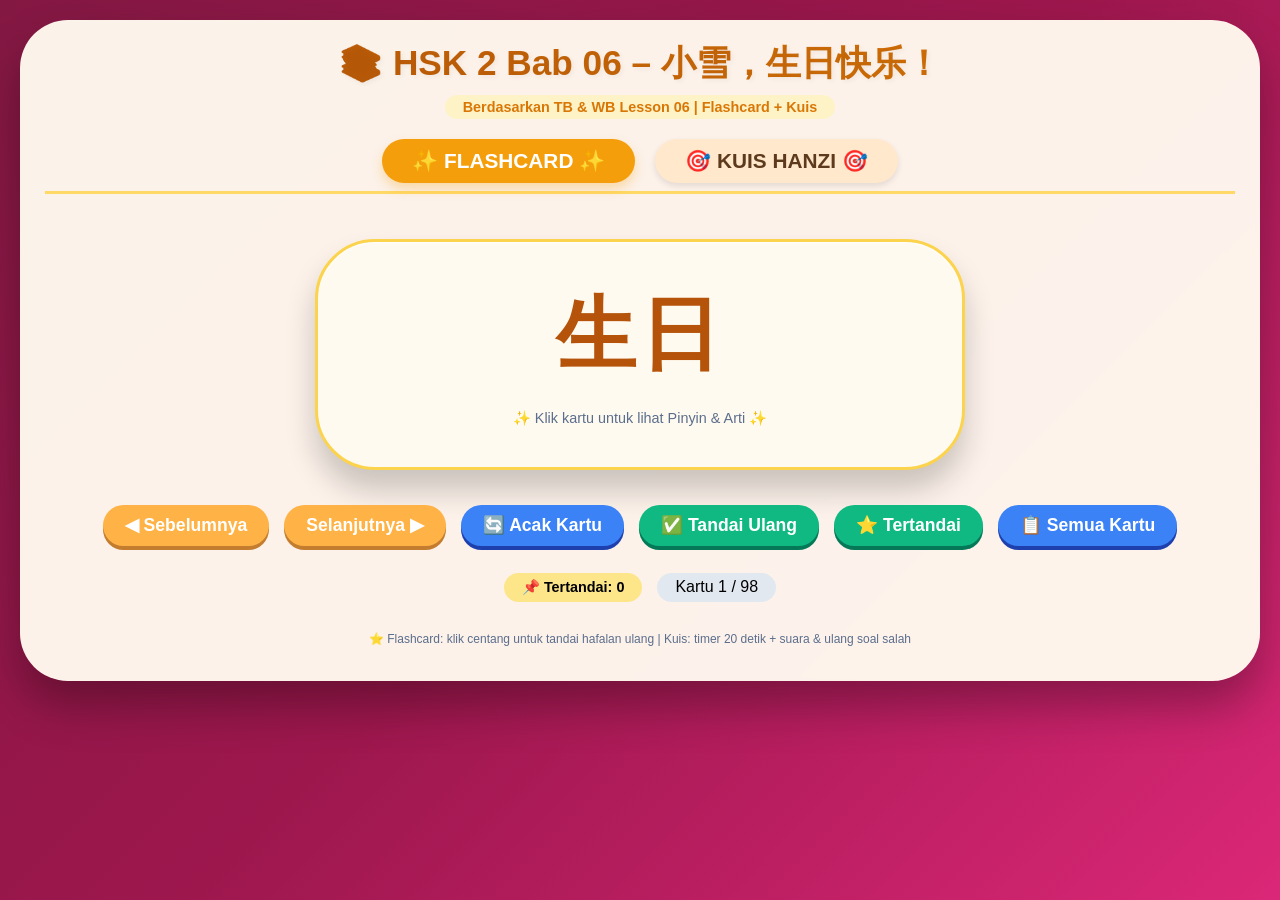
<file: data/wo1/KOSAKATA BAB 05.html>
<!DOCTYPE html>
<html lang="id">
<head>
    <meta charset="UTF-8">
    <meta name="viewport" content="width=device-width, initial-scale=1.0, user-scalable=yes">
    <title>HSK 2 Bab 06 – 小雪，生日快乐！ | Flashcard & Kuis</title>
    <style>
        * {
            margin: 0;
            padding: 0;
            box-sizing: border-box;
            user-select: none;
        }

        body {
            background: linear-gradient(135deg, #831843 0%, #9d174d 50%, #db2777 100%);
            font-family: 'Arial', 'Segoe UI', sans-serif;
            min-height: 100vh;
            padding: 20px;
        }

        .app-container {
            max-width: 1300px;
            margin: 0 auto;
            background: rgba(255, 250, 240, 0.97);
            border-radius: 48px;
            box-shadow: 0 25px 45px rgba(0,0,0,0.3);
            overflow: hidden;
            padding: 20px 25px 35px;
            backdrop-filter: blur(2px);
        }

        .title-section {
            text-align: center;
            margin-bottom: 20px;
        }
        h1 {
            font-size: 2.2rem;
            background: linear-gradient(120deg, #b45309, #d97706);
            background-clip: text;
            -webkit-background-clip: text;
            color: transparent;
            text-shadow: 2px 2px 5px rgba(0,0,0,0.05);
        }
        .watermark {
            font-size: 0.9rem;
            color: #d97706;
            font-weight: bold;
            background: #fef3c7;
            display: inline-block;
            padding: 4px 18px;
            border-radius: 40px;
            margin-top: 8px;
            font-family: 'Arial', sans-serif;
        }

        .tabs {
            display: flex;
            gap: 20px;
            justify-content: center;
            margin-bottom: 25px;
            border-bottom: 3px solid #ffd966;
            padding-bottom: 8px;
        }
        .tab-btn {
            background: #ffe8cc;
            border: none;
            font-size: 1.3rem;
            font-weight: bold;
            padding: 10px 30px;
            border-radius: 60px;
            cursor: pointer;
            transition: 0.2s;
            color: #5e3a1c;
            font-family: 'Arial', sans-serif;
            box-shadow: 0 3px 6px rgba(0,0,0,0.1);
        }
        .tab-btn.active {
            background: #f59e0b;
            color: white;
            box-shadow: 0 6px 12px rgba(245,158,11,0.3);
        }
        .tab-content {
            display: none;
            animation: fade 0.3s ease;
        }
        .tab-content.active {
            display: block;
        }
        @keyframes fade {
            from { opacity: 0; transform: translateY(8px);}
            to { opacity: 1; transform: translateY(0);}
        }

        .flashcard-area {
            display: flex;
            flex-direction: column;
            align-items: center;
        }
        .card {
            background: #fffaf0;
            border-radius: 60px;
            box-shadow: 0 20px 30px rgba(0,0,0,0.2), inset 0 1px 2px white;
            padding: 40px 25px;
            text-align: center;
            width: 100%;
            max-width: 650px;
            margin: 20px auto;
            cursor: pointer;
            transition: 0.2s;
            border: 3px solid #fcd34d;
        }
        .card:hover { transform: scale(1.02); background: #fff5e6; }
        .card-hanzi {
            font-family: 'Simsun', '宋体', 'Times New Roman', serif;
            font-size: 5rem;
            font-weight: 800;
            color: #b45309;
            letter-spacing: 4px;
            margin-bottom: 20px;
            word-break: break-word;
        }
        .card-pinyin {
            font-family: 'Times New Roman', Times, serif;
            font-size: 1.9rem;
            color: #2c5282;
            margin: 12px 0;
            font-weight: 500;
        }
        .card-arti {
            font-family: 'Arial', sans-serif;
            font-size: 1.5rem;
            background: #eef2ff;
            display: inline-block;
            padding: 8px 22px;
            border-radius: 50px;
            color: #1e293b;
        }
        .info-text {
            font-family: 'Arial', sans-serif;
            font-size: 0.9rem;
            margin-top: 12px;
            color: #5b6e8c;
        }
        .nav-buttons {
            display: flex;
            gap: 15px;
            justify-content: center;
            flex-wrap: wrap;
            margin: 15px 0;
        }
        button {
            background: #ffb347;
            border: none;
            padding: 10px 22px;
            font-size: 1.1rem;
            font-weight: bold;
            border-radius: 50px;
            cursor: pointer;
            font-family: 'Arial', sans-serif;
            transition: 0.1s;
            color: white;
            box-shadow: 0 4px 0 #c47d2e;
        }
        button:active {
            transform: translateY(2px);
            box-shadow: 0 1px 0 #c47d2e;
        }
        .shuffle-btn { background: #3b82f6; box-shadow: 0 4px 0 #1e40af; }
        .checklist-btn { background: #10b981; box-shadow: 0 4px 0 #047857; }
        .review-badge {
            margin-top: 12px;
            display: flex;
            gap: 15px;
            justify-content: center;
            flex-wrap: wrap;
        }
        .mark-info {
            background: #fde68a;
            padding: 6px 18px;
            border-radius: 40px;
            font-family: 'Arial', sans-serif;
            font-weight: bold;
            font-size: 0.9rem;
        }
        .counter {
            font-family: 'Arial', sans-serif;
            font-size: 1rem;
            background: #e2e8f0;
            padding: 5px 18px;
            border-radius: 30px;
            display: inline-block;
        }

        .quiz-area { text-align: center; }
        .timer-bar {
            background: #fef9e3;
            padding: 10px 20px;
            border-radius: 60px;
            display: flex;
            align-items: center;
            gap: 15px;
            justify-content: space-between;
            flex-wrap: wrap;
            margin-bottom: 20px;
        }
        .timer-label { font-weight: bold; background: #facc15; padding: 5px 15px; border-radius: 40px; }
        .progress-container { flex: 2; background-color: #e2e8f0; border-radius: 30px; height: 18px; overflow: hidden; }
        .time-progress { width: 100%; height: 100%; background: linear-gradient(90deg, #10b981, #34d399); border-radius: 30px; transition: width 0.1s linear; }
        .time-warning { background: linear-gradient(90deg, #ef4444, #f97316); }
        .timer-digit { font-family: monospace; font-size: 1.6rem; font-weight: 800; background: #0f172a; color: #fef9c3; padding: 4px 18px; border-radius: 50px; min-width: 100px; }
        .quiz-question { background: #fffbeb; border-radius: 70px; padding: 25px; margin: 15px 0; box-shadow: 0 10px 15px rgba(0,0,0,0.1); }
        .quiz-arti { font-family: 'Arial', sans-serif; font-size: 2rem; font-weight: bold; color: #7b341e; background: #fed7aa; display: inline-block; padding: 10px 30px; border-radius: 60px; }
        .options-grid { display: grid; grid-template-columns: repeat(auto-fit, minmax(180px, 1fr)); gap: 18px; margin: 25px 0; }
        .quiz-option {
            font-family: 'Simsun', '宋体', serif;
            font-size: 1.5rem;
            font-weight: bold;
            background: linear-gradient(145deg, #fef9e3, #fff2df);
            border: 3px solid #fbbf24;
            border-radius: 70px;
            padding: 14px 8px;
            cursor: pointer;
            transition: 0.1s;
            text-align: center;
            color: #3b2b1f;
            box-shadow: 0 5px 0 #eab308;
        }
        .quiz-option:hover:not(:disabled) { transform: translateY(-2px); background: #fff0cc; }
        .quiz-option:active:not(:disabled) { transform: translateY(2px); box-shadow: 0 2px 0 #eab308; }
        .disabled-opt { opacity: 0.6; cursor: not-allowed; }
        .feedback { font-family: 'Arial', sans-serif; font-size: 1.2rem; padding: 12px; border-radius: 50px; margin: 15px 0; background: #f1f5f9; font-weight: bold; }
        .score-area { font-family: 'Arial', sans-serif; font-size: 1.2rem; background: #facc15; display: inline-block; padding: 6px 22px; border-radius: 40px; margin-bottom: 12px; }
        .quiz-buttons { display: flex; gap: 12px; justify-content: center; flex-wrap: wrap; }
        .next-quiz { background: #10b981; box-shadow: 0 4px 0 #047857; }
        .reset-quiz { background: #ef4444; box-shadow: 0 4px 0 #b91c1c; }
        .repeat-wrong { background: #8b5cf6; box-shadow: 0 4px 0 #5b21b6; }
        footer { text-align: center; margin-top: 30px; font-size: 0.75rem; color: #5b6e8c; }

        @media (max-width: 640px) {
            .card-hanzi { font-size: 3rem; }
            .quiz-arti { font-size: 1.4rem; }
            .quiz-option { font-size: 1.1rem; padding: 10px 5px; }
            .tab-btn { font-size: 1rem; padding: 6px 18px; }
        }
    </style>
</head>
<body>
<div class="app-container">
    <div class="title-section">
        <h1>📚 HSK 2 Bab 06 – 小雪，生日快乐！</h1>
        <div class="watermark">Berdasarkan TB & WB Lesson 06 | Flashcard + Kuis</div>
    </div>

    <div class="tabs">
        <button class="tab-btn active" data-tab="flashcard">✨ FLASHCARD ✨</button>
        <button class="tab-btn" data-tab="quiz">🎯 KUIS HANZI 🎯</button>
    </div>

    <!-- FLASHCARD -->
    <div id="flashcardTab" class="tab-content active">
        <div class="flashcard-area">
            <div class="card" id="flashcardCard">
                <div class="card-hanzi" id="cardHanzi">...</div>
                <div class="card-pinyin" id="cardPinyin" style="display: none;"></div>
                <div class="card-arti" id="cardArti" style="display: none;"></div>
                <div class="info-text">✨ Klik kartu untuk lihat Pinyin & Arti ✨</div>
            </div>
            <div class="nav-buttons">
                <button id="prevCardBtn">◀ Sebelumnya</button>
                <button id="nextCardBtn">Selanjutnya ▶</button>
                <button id="shuffleFlashBtn" class="shuffle-btn">🔄 Acak Kartu</button>
                <button id="markReviewBtn" class="checklist-btn">✅ Tandai Ulang</button>
                <button id="showMarkedBtn" class="checklist-btn">⭐ Tertandai</button>
                <button id="showAllFlashBtn" class="shuffle-btn">📋 Semua Kartu</button>
            </div>
            <div class="review-badge">
                <span class="mark-info" id="markedCountBadge">📌 Tertandai: 0</span>
                <span class="counter" id="flashCounter">Kartu 1 / 60</span>
            </div>
        </div>
    </div>

    <!-- KUIS -->
    <div id="quizTab" class="tab-content">
        <div class="quiz-area">
            <div class="score-area">🏆 SKOR: <span id="quizScore">0</span> / <span id="totalQuizCount">60</span></div>
            <div class="timer-bar">
                <span class="timer-label">⏱ WAKTU</span>
                <div class="progress-container">
                    <div class="time-progress" id="timeProgress" style="width: 100%;"></div>
                </div>
                <span class="timer-digit" id="timerDisplay">20 detik</span>
            </div>
            <div class="quiz-question">
                <div class="quiz-arti" id="questionArti">Memperkenalkan</div>
            </div>
            <div class="options-grid" id="quizOptionsGrid"></div>
            <div class="feedback" id="quizFeedback">🌸 Pilih Hanzi yang sesuai dengan arti di atas 🌸</div>
            <div class="quiz-buttons">
                <button id="nextQuizBtn" class="next-quiz">▶ Soal Berikutnya</button>
                <button id="resetQuizBtn" class="reset-quiz">🔄 Mulai Baru</button>
                <button id="repeatWrongBtn" class="repeat-wrong">🔁 Ulangi Soal Salah</button>
            </div>
        </div>
    </div>
    <footer>⭐ Flashcard: klik centang untuk tandai hafalan ulang | Kuis: timer 20 detik + suara & ulang soal salah</footer>
</div>

<script>
    // ======================= KOSAKATA BAB 06 =======================
    // Diambil dari file KOSAKATA BAB 06.txt
    const vocabulary = [
        // ====== KATA BENDA ======
        { hanzi: "生日", pinyin: "shēngrì", arti: "ulang tahun" },
        { hanzi: "女儿", pinyin: "nǚ'ér", arti: "anak perempuan" },
        { hanzi: "礼物", pinyin: "lǐwù", arti: "hadiah" },
        { hanzi: "画笔", pinyin: "huàbǐ", arti: "kuas / pensil warna / alat gambar" },
        { hanzi: "蛋糕", pinyin: "dàngāo", arti: "kue ulang tahun" },
        { hanzi: "狗", pinyin: "gǒu", arti: "anjing" },
        { hanzi: "猫", pinyin: "māo", arti: "kucing" },
        { hanzi: "面条儿", pinyin: "miàntiáor", arti: "mie (panjang)" },
        { hanzi: "床", pinyin: "chuáng", arti: "tempat tidur" },
        { hanzi: "颜色", pinyin: "yánsè", arti: "warna" },
        { hanzi: "肉", pinyin: "ròu", arti: "daging" },
        { hanzi: "鱼", pinyin: "yú", arti: "ikan" },
        { hanzi: "鸡", pinyin: "jī", arti: "ayam" },
        { hanzi: "饭店", pinyin: "fàndiàn", arti: "restoran" },
        { hanzi: "酒店", pinyin: "jiǔdiàn", arti: "hotel" },
        { hanzi: "衣服", pinyin: "yīfu", arti: "pakaian" },
        { hanzi: "电脑", pinyin: "diànnǎo", arti: "komputer" },
        { hanzi: "面包", pinyin: "miànbāo", arti: "roti" },
        { hanzi: "苹果", pinyin: "píngguǒ", arti: "apel" },
        { hanzi: "家", pinyin: "jiā", arti: "rumah / keluarga" },
        { hanzi: "弟弟", pinyin: "dìdi", arti: "adik laki-laki" },
        { hanzi: "爸爸", pinyin: "bàba", arti: "ayah" },
        { hanzi: "妈妈", pinyin: "māma", arti: "ibu" },
        { hanzi: "爷爷", pinyin: "yéye", arti: "kakek" },
        { hanzi: "奶奶", pinyin: "nǎinai", arti: "nenek" },
        { hanzi: "老师", pinyin: "lǎoshī", arti: "guru" },
        { hanzi: "同学", pinyin: "tóngxué", arti: "teman sekelas" },
        { hanzi: "朋友", pinyin: "péngyou", arti: "teman" },

        // ====== KATA KERJA ======
        { hanzi: "画画", pinyin: "huà huà", arti: "menggambar / melukis" },
        { hanzi: "画", pinyin: "huà", arti: "menggambar / lukisan" },
        { hanzi: "打开", pinyin: "dǎkāi", arti: "membuka (kemasan, pintu, dll.)" },
        { hanzi: "忘", pinyin: "wàng", arti: "lupa" },
        { hanzi: "过生日", pinyin: "guò shēngrì", arti: "merayakan ulang tahun" },
        { hanzi: "准备", pinyin: "zhǔnbèi", arti: "mempersiapkan" },
        { hanzi: "叫", pinyin: "jiào", arti: "memanggil / menyebut" },
        { hanzi: "起床", pinyin: "qǐchuáng", arti: "bangun tidur" },
        { hanzi: "睡觉", pinyin: "shuìjiào", arti: "tidur" },
        { hanzi: "休息", pinyin: "xiūxi", arti: "istirahat" },
        { hanzi: "上班", pinyin: "shàngbān", arti: "pergi bekerja / masuk kerja" },
        { hanzi: "下班", pinyin: "xiàbān", arti: "pulang kerja" },
        { hanzi: "吃", pinyin: "chī", arti: "makan" },
        { hanzi: "喝", pinyin: "hē", arti: "minum" },
        { hanzi: "做", pinyin: "zuò", arti: "membuat / melakukan" },
        { hanzi: "买", pinyin: "mǎi", arti: "membeli" },
        { hanzi: "卖", pinyin: "mài", arti: "menjual" },
        { hanzi: "送", pinyin: "sòng", arti: "memberikan (hadiah) / mengantar" },
        { hanzi: "玩", pinyin: "wán", arti: "bermain" },
        { hanzi: "看电影", pinyin: "kàn diànyǐng", arti: "menonton film" },

        // ====== KATA SIFAT ======
        { hanzi: "大", pinyin: "dà", arti: "besar" },
        { hanzi: "小", pinyin: "xiǎo", arti: "kecil" },
        { hanzi: "长", pinyin: "cháng", arti: "panjang" },
        { hanzi: "快乐", pinyin: "kuàilè", arti: "bahagia" },
        { hanzi: "舒服", pinyin: "shūfu", arti: "nyaman" },
        { hanzi: "高兴", pinyin: "gāoxìng", arti: "senang" },
        { hanzi: "漂亮", pinyin: "piàoliang", arti: "cantik" },
        { hanzi: "好吃", pinyin: "hǎochī", arti: "enak (makanan)" },
        { hanzi: "好喝", pinyin: "hǎohē", arti: "enak (minuman)" },
        { hanzi: "好看", pinyin: "hǎokàn", arti: "bagus (pandangan)" },
        { hanzi: "忙", pinyin: "máng", arti: "sibuk" },
        { hanzi: "累", pinyin: "lèi", arti: "lelah" },

        // ====== PARTIKEL & KATA KETERANGAN ======
        { hanzi: "地", pinyin: "de", arti: "Partikel struktural (cara melakukan aksi)" },
        { hanzi: "什么的", pinyin: "shénme de", arti: "dan sebagainya / dan lain-lain" },
        { hanzi: "就", pinyin: "jiù", arti: "maka / segera" },
        { hanzi: "还", pinyin: "hái", arti: "masih / bahkan / juga" },
        { hanzi: "也", pinyin: "yě", arti: "juga" },
        { hanzi: "都", pinyin: "dōu", arti: "semuanya" },
        { hanzi: "很", pinyin: "hěn", arti: "sangat" },
        { hanzi: "太", pinyin: "tài", arti: "terlalu" },
        { hanzi: "真", pinyin: "zhēn", arti: "sungguh" },
        { hanzi: "已经", pinyin: "yǐjīng", arti: "sudah" },
        { hanzi: "早早地", pinyin: "zǎozǎo de", arti: "lebih awal" },
        { hanzi: "慢慢地", pinyin: "mànmàn de", arti: "perlahan-lahan" },
        { hanzi: "好好地", pinyin: "hǎohǎo de", arti: "dengan baik" },

        // ====== KATA TANYA ======
        { hanzi: "什么", pinyin: "shénme", arti: "apa" },
        { hanzi: "哪儿", pinyin: "nǎr", arti: "di mana" },
        { hanzi: "哪里", pinyin: "nǎlǐ", arti: "di mana" },
        { hanzi: "谁", pinyin: "shéi", arti: "siapa" },
        { hanzi: "怎么", pinyin: "zěnme", arti: "bagaimana (cara)" },
        { hanzi: "怎么样", pinyin: "zěnmeyàng", arti: "bagaimana (keadaan)" },
        { hanzi: "多少", pinyin: "duōshao", arti: "berapa (jumlah)" },
        { hanzi: "几", pinyin: "jǐ", arti: "berapa (angka kecil)" },
        { hanzi: "哪个", pinyin: "nǎge", arti: "yang mana" },

        // ====== FRASA / UNGKAPAN ======
        { hanzi: "生日快乐", pinyin: "shēngrì kuàilè", arti: "Selamat ulang tahun!" },
        { hanzi: "明天就是女儿的生日了", pinyin: "míngtiān jiù shì nǚ'ér de shēngrì le", arti: "Besok sudah ulang tahun anak perempuan." },
        { hanzi: "你不说，我还真忘了", pinyin: "nǐ bù shuō, wǒ hái zhēn wàng le", arti: "Kalau kamu tidak bilang, saya benar-benar lupa." },
        { hanzi: "她喜欢画画", pinyin: "tā xǐhuān huà huà", arti: "Dia suka menggambar." },
        { hanzi: "就送画笔吧", pinyin: "jiù sòng huàbǐ ba", arti: "Ya sudah, beri dia kuas gambar saja." },
        { hanzi: "我再给她买个大大的蛋糕", pinyin: "wǒ zài gěi tā mǎi ge dàdà de dàngāo", arti: "Saya akan belikan dia kue yang besar sekali." },
        { hanzi: "画我们的家", pinyin: "huà wǒmen de jiā", arti: "Gambarlah rumah kita." },
        { hanzi: "有爸爸、妈妈、弟弟，还有黑色的狗、白色的猫什么的", pinyin: "yǒu bàba, māma, dìdi, hái yǒu hēisè de gǒu, báisè de māo shénme de", arti: "Ada ayah, ibu, adik, juga anjing hitam, kucing putih, dan lain-lain." },
        { hanzi: "长长的面条儿，大大的蛋糕", pinyin: "chángcháng de miàntiáor, dàdà de dàngāo", arti: "Mie yang panjang, kue yang besar." },
        { hanzi: "鱼啊肉啊什么的", pinyin: "yú a ròu a shénme de", arti: "Ikan, daging, dan lain-lain." },
        { hanzi: "都是你喜欢吃的", pinyin: "dōu shì nǐ xǐhuān chī de", arti: "Semuanya adalah makanan kesukaanmu." },
        { hanzi: "吃完饭我们还要出去玩呢", pinyin: "chīwán fàn wǒmen hái yào chūqù wán ne", arti: "Setelah makan, kami masih mau pergi bermain." },
        { hanzi: "过生日就要吃好吃的，还要高高兴兴地玩", pinyin: "guò shēngrì jiù yào chī hǎochī de, hái yào gāogāoxìngxìng de wán", arti: "Merayakan ulang tahun harus makan enak, dan juga harus bermain dengan gembira." },
        { hanzi: "她早早就上床了", pinyin: "tā zǎozǎo jiù shàng chuáng le", arti: "Dia cepat-cepat pergi ke tempat tidur." },
        { hanzi: "舒舒服服地睡一觉", pinyin: "shūshūfúfú de shuì yī jiào", arti: "Tidur dengan nyaman sekali." },
        { hanzi: "这是一天很忙、很累，但很快乐的一天", pinyin: "zhè shì yī tiān hěn máng, hěn lèi, dàn hěn kuàilè de yī tiān", arti: "Ini adalah hari yang sibuk, melelahkan, tetapi sangat membahagiakan." }
    ];
    const TOTAL_VOCAB = vocabulary.length;

    // ========== FLASHCARD ==========
    let currentDisplayList = [...vocabulary];
    let currentFlashIndex = 0;
    let isFlipped = false;
    let markedIndices = new Set();

    function updateMarkedBadge() { document.getElementById("markedCountBadge").innerText = `📌 Tertandai: ${markedIndices.size}`; }
    function shuffleArray(arr) { for (let i = arr.length - 1; i > 0; i--) { const j = Math.floor(Math.random() * (i + 1)); [arr[i], arr[j]] = [arr[j], arr[i]]; } return arr; }
    function renderFlashcard() {
        if (currentDisplayList.length === 0) { document.getElementById("cardHanzi").innerText = "Tidak ada kartu"; return; }
        const item = currentDisplayList[currentFlashIndex];
        document.getElementById("cardHanzi").innerText = item.hanzi;
        const pinyinEl = document.getElementById("cardPinyin");
        const artiEl = document.getElementById("cardArti");
        if (!isFlipped) { pinyinEl.style.display = "none"; artiEl.style.display = "none"; }
        else { pinyinEl.style.display = "block"; artiEl.style.display = "inline-block"; pinyinEl.innerText = item.pinyin; artiEl.innerText = item.arti; }
        document.getElementById("flashCounter").innerText = `Kartu ${currentFlashIndex+1} / ${currentDisplayList.length}`;
    }
    function flipCard() { isFlipped = !isFlipped; renderFlashcard(); }
    function nextFlash() { if(currentDisplayList.length){ currentFlashIndex = (currentFlashIndex+1)%currentDisplayList.length; isFlipped=false; renderFlashcard(); } }
    function prevFlash() { if(currentDisplayList.length){ currentFlashIndex = (currentFlashIndex-1+currentDisplayList.length)%currentDisplayList.length; isFlipped=false; renderFlashcard(); } }
    function toggleMarkCurrent() {
        if(currentDisplayList.length===0) return;
        const currentVoc = currentDisplayList[currentFlashIndex];
        const origIdx = vocabulary.findIndex(v => v.hanzi === currentVoc.hanzi && v.pinyin === currentVoc.pinyin);
        if(origIdx !== -1){
            if(markedIndices.has(origIdx)) markedIndices.delete(origIdx);
            else markedIndices.add(origIdx);
            updateMarkedBadge();
            alert(markedIndices.has(origIdx) ? `✅ ${currentVoc.hanzi} ditandai ulang` : `❌ ${currentVoc.hanzi} dihapus dari tandai`);
        }
    }
    function showMarkedOnly() {
        const markedVoc = [];
        for(let idx of markedIndices) markedVoc.push(vocabulary[idx]);
        if(markedVoc.length===0){ alert("Belum ada kartu ditandai. Klik ✅ Tandai Ulang pada kartu."); return; }
        currentDisplayList = [...markedVoc];
        currentFlashIndex = 0; isFlipped=false; renderFlashcard();
    }
    function showAllFlash() { currentDisplayList = [...vocabulary]; currentFlashIndex=0; isFlipped=false; renderFlashcard(); }
    function shuffleFlash() { currentDisplayList = shuffleArray([...currentDisplayList]); currentFlashIndex=0; isFlipped=false; renderFlashcard(); }

    // ========== KUIS ==========
    let audioCtx = null;
    function initAudio() { if(!audioCtx) audioCtx = new (window.AudioContext||window.webkitAudioContext)(); return audioCtx; }
    function playTone(freq, dur, vol=0.2) { let ctx=initAudio(); if(ctx.state==='suspended') ctx.resume().then(()=>_play(ctx,freq,dur,vol)).catch(e=>{}); else _play(ctx,freq,dur,vol); }
    function _play(ctx,freq,dur,vol){ let osc=ctx.createOscillator(), gain=ctx.createGain(); osc.connect(gain); gain.connect(ctx.destination); osc.frequency.value=freq; gain.gain.value=vol; osc.start(); gain.gain.exponentialRampToValueAtTime(0.0001, ctx.currentTime+dur); osc.stop(ctx.currentTime+dur); }
    function playCorrect() { playTone(880,0.12,0.25); setTimeout(()=>playTone(1100,0.2,0.25),130); setTimeout(()=>playTone(1320,0.25,0.2),280); }
    function playWrong() { let ctx=initAudio(); if(ctx.state==='suspended') ctx.resume().then(()=>_playWrong(ctx)).catch(e=>{}); else _playWrong(ctx); }
    function _playWrong(ctx){ let osc=ctx.createOscillator(), gain=ctx.createGain(); osc.connect(gain); gain.connect(ctx.destination); osc.frequency.value=220; gain.gain.value=0.35; osc.start(); let lfo=ctx.createOscillator(), lfoG=ctx.createGain(); lfo.connect(lfoG); lfoG.connect(gain.gain); lfo.frequency.value=18; lfoG.gain.value=0.25; lfo.start(); gain.gain.exponentialRampToValueAtTime(0.0001, ctx.currentTime+0.5); osc.stop(ctx.currentTime+0.5); lfo.stop(ctx.currentTime+0.5); }

    let quizQuestionsOrder = [];
    let currentQIndex = 0;
    let quizScore = 0;
    let quizAnswered = false;
    let timerInterval = null;
    let timeLeft = 20;
    let currentQuestionVocab = null;
    let currentOptions = [];
    let wrongIndices = [];
    let quizMode = "normal";
    let repeatList = [];

    const quizScoreSpan = document.getElementById("quizScore");
    const totalQuizSpan = document.getElementById("totalQuizCount");
    const questionArtiSpan = document.getElementById("questionArti");
    const optionsGrid = document.getElementById("quizOptionsGrid");
    const quizFeedback = document.getElementById("quizFeedback");
    const nextQuizBtn = document.getElementById("nextQuizBtn");
    const resetQuizBtn = document.getElementById("resetQuizBtn");
    const repeatWrongBtn = document.getElementById("repeatWrongBtn");
    const timeProgress = document.getElementById("timeProgress");
    const timerDisplaySpan = document.getElementById("timerDisplay");

    function stopTimer() { if(timerInterval) clearInterval(timerInterval); timerInterval=null; }
    function startTimer() {
        timeLeft=20; updateTimerUI();
        timerInterval = setInterval(()=>{
            if(quizAnswered) return;
            if(timeLeft<=1){ if(!quizAnswered) finishAnswer(false, true); }
            else { timeLeft--; updateTimerUI(); }
        },1000);
    }
    function updateTimerUI() {
        timerDisplaySpan.innerText = `${timeLeft} detik`;
        let percent = (timeLeft/20)*100;
        timeProgress.style.width=`${percent}%`;
        if(timeLeft<=5) timeProgress.classList.add("time-warning");
        else timeProgress.classList.remove("time-warning");
    }

    function generateOptions(correctHanzi, correctIdx) {
        let others = vocabulary.filter((_,i)=> i!==correctIdx).map(v=>v.hanzi);
        others = shuffleArray([...others]);
        let opts = [correctHanzi];
        for(let i=0; i<Math.min(3, others.length); i++) opts.push(others[i]);
        return shuffleArray(opts);
    }
    function renderQuizOptions() {
        optionsGrid.innerHTML = "";
        currentOptions.forEach(opt => {
            let btn = document.createElement("button");
            btn.className = "quiz-option";
            btn.innerText = opt;
            btn.style.fontFamily = "'Simsun', '宋体', serif";
            btn.addEventListener("click", () => checkAnswer(opt));
            optionsGrid.appendChild(btn);
        });
    }
    function enableOptions(enable) {
        document.querySelectorAll(".quiz-option").forEach(btn => {
            if(enable) { btn.disabled=false; btn.classList.remove("disabled-opt"); }
            else { btn.disabled=true; btn.classList.add("disabled-opt"); }
        });
    }
    function finishAnswer(isCorrect, isTimeout=false) {
        if(quizAnswered) return;
        quizAnswered=true;
        stopTimer();
        if(isCorrect) { playCorrect(); quizScore++; updateQuizUI(); quizFeedback.innerHTML="✅ BENAR! +1 poin ✅"; quizFeedback.style.background="#d1fae5"; }
        else { playWrong(); quizFeedback.innerHTML=`❌ SALAH! Hanzi benar: "${currentQuestionVocab.hanzi}" ❌`; quizFeedback.style.background="#fee2e2";
            if(quizMode==="normal" && !isTimeout) { let wrongIdx = quizQuestionsOrder[currentQIndex]; if(!wrongIndices.includes(wrongIdx)) wrongIndices.push(wrongIdx); } }
        enableOptions(false);
    }
    function checkAnswer(selected) { if(quizAnswered) return; let isCorrect = (selected === currentQuestionVocab.hanzi); finishAnswer(isCorrect, false); }
    function updateQuizUI() { quizScoreSpan.innerText = quizScore; totalQuizSpan.innerText = (quizMode==="repeat"? repeatList.length : TOTAL_VOCAB); }
    function loadQuizQuestion() {
        if(quizMode==="normal" && currentQIndex >= quizQuestionsOrder.length) { endQuiz(); return; }
        if(quizMode==="repeat" && currentQIndex >= repeatList.length) { endQuiz(); return; }
        let vocabIdx = (quizMode==="normal") ? quizQuestionsOrder[currentQIndex] : repeatList[currentQIndex];
        currentQuestionVocab = vocabulary[vocabIdx];
        questionArtiSpan.innerText = currentQuestionVocab.arti;
        currentOptions = generateOptions(currentQuestionVocab.hanzi, vocabIdx);
        renderQuizOptions();
        quizAnswered=false;
        enableOptions(true);
        quizFeedback.innerHTML = "🌸 Pilih Hanzi yang tepat! 🌸";
        quizFeedback.style.background="#f1f5f9";
        stopTimer(); startTimer();
    }
    function nextQuiz() {
        if(!quizAnswered && currentQIndex < (quizMode==="normal"?quizQuestionsOrder.length:repeatList.length)) {
            quizFeedback.innerHTML = "⚠️ Jawab dulu sebelum lanjut! ⚠️"; quizFeedback.style.background="#fef3c7";
            setTimeout(()=>{ if(!quizAnswered) quizFeedback.style.background="#f1f5f9"; },800);
            return;
        }
        currentQIndex++;
        if((quizMode==="normal" && currentQIndex<quizQuestionsOrder.length) || (quizMode==="repeat" && currentQIndex<repeatList.length))
            loadQuizQuestion();
        else endQuiz();
    }
    function endQuiz() {
        stopTimer(); enableOptions(false);
        if(quizMode==="normal"){
            if(wrongIndices.length>0) quizFeedback.innerHTML = `🎉 Selesai! Skor: ${quizScore}/${quizQuestionsOrder.length}. Kamu salah ${wrongIndices.length} soal. Tekan "Ulangi Soal Salah" untuk perbaiki. 🎉`;
            else quizFeedback.innerHTML = `🎉 SEMPURNA! Skor: ${quizScore}/${quizQuestionsOrder.length} 🎉`;
        } else {
            quizFeedback.innerHTML = `🔁 Latihan ulang selesai! Skor: ${quizScore}/${repeatList.length}. Tekan "Mulai Baru" untuk sesi baru. 🔁`;
        }
        questionArtiSpan.innerText = "✨ Kuis Selesai ✨";
        nextQuizBtn.disabled = true;
    }
    function resetQuiz() {
        stopTimer(); quizMode="normal"; wrongIndices=[];
        let indices = Array.from({length:TOTAL_VOCAB}, (_,i)=>i);
        quizQuestionsOrder = shuffleArray([...indices]);
        currentQIndex=0; quizScore=0; quizAnswered=false;
        updateQuizUI(); loadQuizQuestion(); nextQuizBtn.disabled=false;
    }
    function repeatWrong() {
        if(wrongIndices.length===0){ quizFeedback.innerHTML="✨ Tidak ada soal salah! Kamu hebat ✨"; return; }
        stopTimer(); quizMode="repeat"; repeatList = [...wrongIndices];
        currentQIndex=0; quizScore=0; quizAnswered=false;
        updateQuizUI(); loadQuizQuestion(); nextQuizBtn.disabled=false;
        quizFeedback.innerHTML = "🔁 Mode Ulang Soal Salah. Kerjakan dengan baik! 🔁";
    }

    // ========== EVENT LISTENERS ==========
    document.getElementById("flashcardCard").addEventListener("click", flipCard);
    document.getElementById("prevCardBtn").addEventListener("click", prevFlash);
    document.getElementById("nextCardBtn").addEventListener("click", nextFlash);
    document.getElementById("shuffleFlashBtn").addEventListener("click", shuffleFlash);
    document.getElementById("markReviewBtn").addEventListener("click", toggleMarkCurrent);
    document.getElementById("showMarkedBtn").addEventListener("click", showMarkedOnly);
    document.getElementById("showAllFlashBtn").addEventListener("click", showAllFlash);
    nextQuizBtn.addEventListener("click", nextQuiz);
    resetQuizBtn.addEventListener("click", resetQuiz);
    repeatWrongBtn.addEventListener("click", repeatWrong);

    // Tab switching
    document.querySelectorAll(".tab-btn").forEach(btn=>{
        btn.addEventListener("click",()=>{
            let tab = btn.getAttribute("data-tab");
            document.getElementById("flashcardTab").classList.toggle("active", tab==="flashcard");
            document.getElementById("quizTab").classList.toggle("active", tab==="quiz");
            document.querySelectorAll(".tab-btn").forEach(b=>b.classList.remove("active"));
            btn.classList.add("active");
        });
    });

    // Inisialisasi
    function init() {
        showAllFlash();
        updateMarkedBadge();
        resetQuiz();
        document.body.addEventListener("click", ()=>{
            if(audioCtx && audioCtx.state==='suspended') audioCtx.resume();
        }, {once:true});
    }
    init();
</script>
</body>
</html>
</file>
